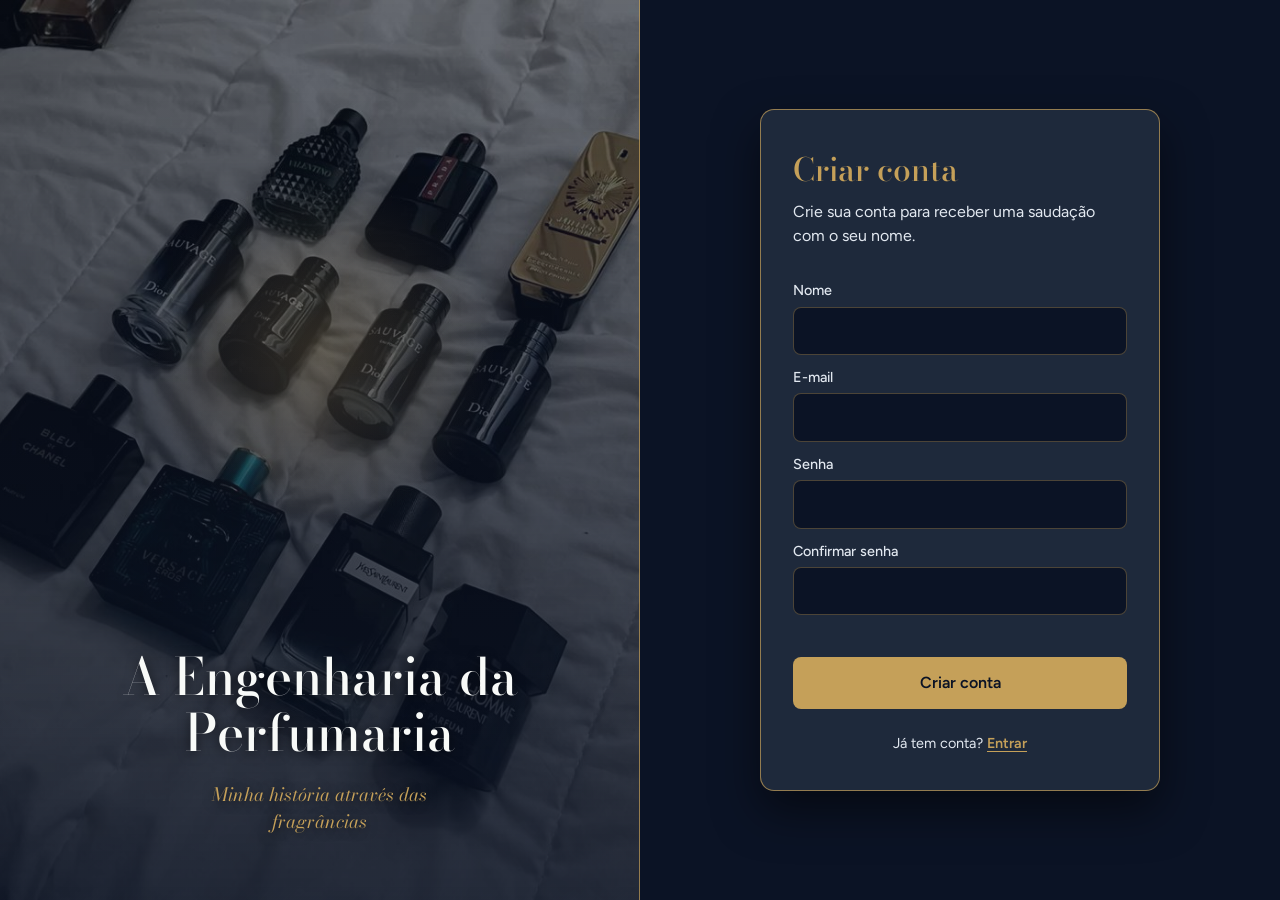
<file: public/cadastro.html>
<!DOCTYPE html>
<html lang="pt-BR">
<head>
  <meta charset="UTF-8">
  <meta name="viewport" content="width=device-width, initial-scale=1">

  <title>Criar conta | A Engenharia da Perfumaria</title>

  <link rel="preconnect" href="https://fonts.googleapis.com">
  <link rel="preconnect" href="https://fonts.gstatic.com" crossorigin>
  <link href="https://fonts.googleapis.com/css2?family=Bodoni+Moda:ital,wght@0,500;1,400&family=Figtree:wght@400;500;600&display=swap" rel="stylesheet">
  <link rel="stylesheet" href="css/LogCadas.css">

  <link rel="stylesheet" href="css/transicao.css">
<script src="js/transicao.js" defer></script>
</head>

<body>
  <main class="pagina">

    <section class="capa">
      <div class="frasco" aria-hidden="true">
        <div class="tampa"></div>
        <div class="gargalo"></div>
        <div class="vidro"><div class="liquido"></div></div>
      </div>
      <h1>A Engenharia da Perfumaria</h1>
      <p class="subtitulo">Minha história através das fragrâncias</p>
    </section>

    <section class="acesso">
      <div class="caixa">
        <h2>Criar conta</h2>
        <form id="form-cadastro" action="#" method="post">
          <p class="chamada">Crie sua conta para receber uma saudação com o seu nome.</p>

          <label for="nome">Nome</label>
          <input type="text" id="nome" name="nome" autocomplete="given-name" required>

          <label for="email">E-mail</label>
          <input type="email" id="email" name="email" autocomplete="email" required>

          <label for="senha">Senha</label>
          <input type="password" id="senha" name="senha" autocomplete="new-password" minlength="8" required>
                    <div class="forca" id="forca" hidden>
            <div class="forca-trilho"><div class="forca-barra" id="forca-barra"></div></div>
            <p class="forca-texto" id="forca-texto"></p>
            <ul class="requisitos" id="requisitos"></ul>
          </div>

          <label for="confirma">Confirmar senha</label>
          <input type="password" id="confirma" name="confirma" autocomplete="new-password" minlength="8" required>

          <p id="mensagem" class="mensagem" role="alert"></p>

          <button type="submit">Criar conta</button>
        </form>
        <p class="troca">Já tem conta? <a href="login.html">Entrar</a></p>
      </div>
    </section>

  </main>
    <script>
if (sessionStorage.getItem('NOME_USUARIO')) { window.location = 'index.html'; }

    let formulario = document.getElementById('form-cadastro');
    let mensagem = document.getElementById('mensagem');
    let botao = formulario.querySelector('button');

    function mostrar(texto, tipo) {
      mensagem.textContent = texto;
      mensagem.className = 'mensagem ' + tipo;
    }

    let REQUISITOS = [
      { texto: 'Mínimo de 8 caracteres', ok: (s) => s.length >= 8 },
      { texto: 'Letra maiúscula', ok: (s) => /\p{Lu}/u.test(s) },
      { texto: 'Letra minúscula', ok: (s) => /\p{Ll}/u.test(s) },
      { texto: 'Número', ok: (s) => /\p{N}/u.test(s) },
      { texto: 'Caractere especial (!, @, #, $...)', ok: (s) => /[^\p{L}\p{N}]/u.test(s) }
    ];

    let campoSenha = document.getElementById('senha');
    let blocoForca = document.getElementById('forca');
    let barraForca = document.getElementById('forca-barra');
    let textoForca = document.getElementById('forca-texto');
    let listaRequisitos = document.getElementById('requisitos');
    let itensRequisitos = [];

    for (let i = 0; i < REQUISITOS.length; i++) {
      let item = document.createElement('li');
      listaRequisitos.appendChild(item);
      itensRequisitos.push(item);
    }

    function atualizarForca() {
      let senha = campoSenha.value;
      let atendidos = 0;

      for (let i = 0; i < REQUISITOS.length; i++) {
        let cumprido = REQUISITOS[i].ok(senha);
        if (cumprido) { atendidos++; }
        itensRequisitos[i].textContent = (cumprido ? '✓ ' : '✗ ') + REQUISITOS[i].texto;
        itensRequisitos[i].className = cumprido ? 'ok' : '';
      }

      let nivel = 'fraca';
      let texto = 'Senha fraca';
      if (atendidos === REQUISITOS.length) {
        nivel = 'forte';
        texto = 'Senha forte';
      } else if (atendidos >= 3) {
        nivel = 'media';
        texto = 'Senha média';
      }

      blocoForca.hidden = senha === '';
      barraForca.style.width = (atendidos / REQUISITOS.length * 100) + '%';
      barraForca.className = 'forca-barra ' + nivel;
      textoForca.textContent = texto;
      textoForca.className = 'forca-texto ' + nivel;
    }

    campoSenha.addEventListener('input', atualizarForca);
    atualizarForca();

    formulario.addEventListener('submit', (evento) => {
      evento.preventDefault();
      mostrar('', '');

      let senha = document.getElementById('senha').value;
      let confirma = document.getElementById('confirma').value;

      if (senha !== confirma) {
        mostrar('As senhas não são iguais.', 'erro');
        return;
      }

      for (let i = 0; i < REQUISITOS.length; i++) {
        if (!REQUISITOS[i].ok(senha)) {
          mostrar('A senha precisa cumprir: ' + REQUISITOS[i].texto.toLowerCase() + '.', 'erro');
          return;
        }
      }

      botao.disabled = true;

      fetch('/usuarios/cadastrar', {
        method: 'POST',
        headers: { 'Content-Type': 'application/json' },
        body: JSON.stringify({
          nomeServer: document.getElementById('nome').value,
          emailServer: document.getElementById('email').value,
          senhaServer: senha
        })
      })
        .then((resposta) => {
          if (resposta.ok) {
            mostrar('Conta criada! Levando você para o login...', 'sucesso');
            setTimeout(() => { window.location = 'login.html'; }, 1500);
          } else {
            resposta.text().then((texto) => mostrar(texto, 'erro'));
            botao.disabled = false;
          }
        })
        .catch(() => {
          mostrar('Não foi possível falar com o servidor. Tente novamente.', 'erro');
          botao.disabled = false;
        });
    });
  </script>
</body>
</html>
</file>
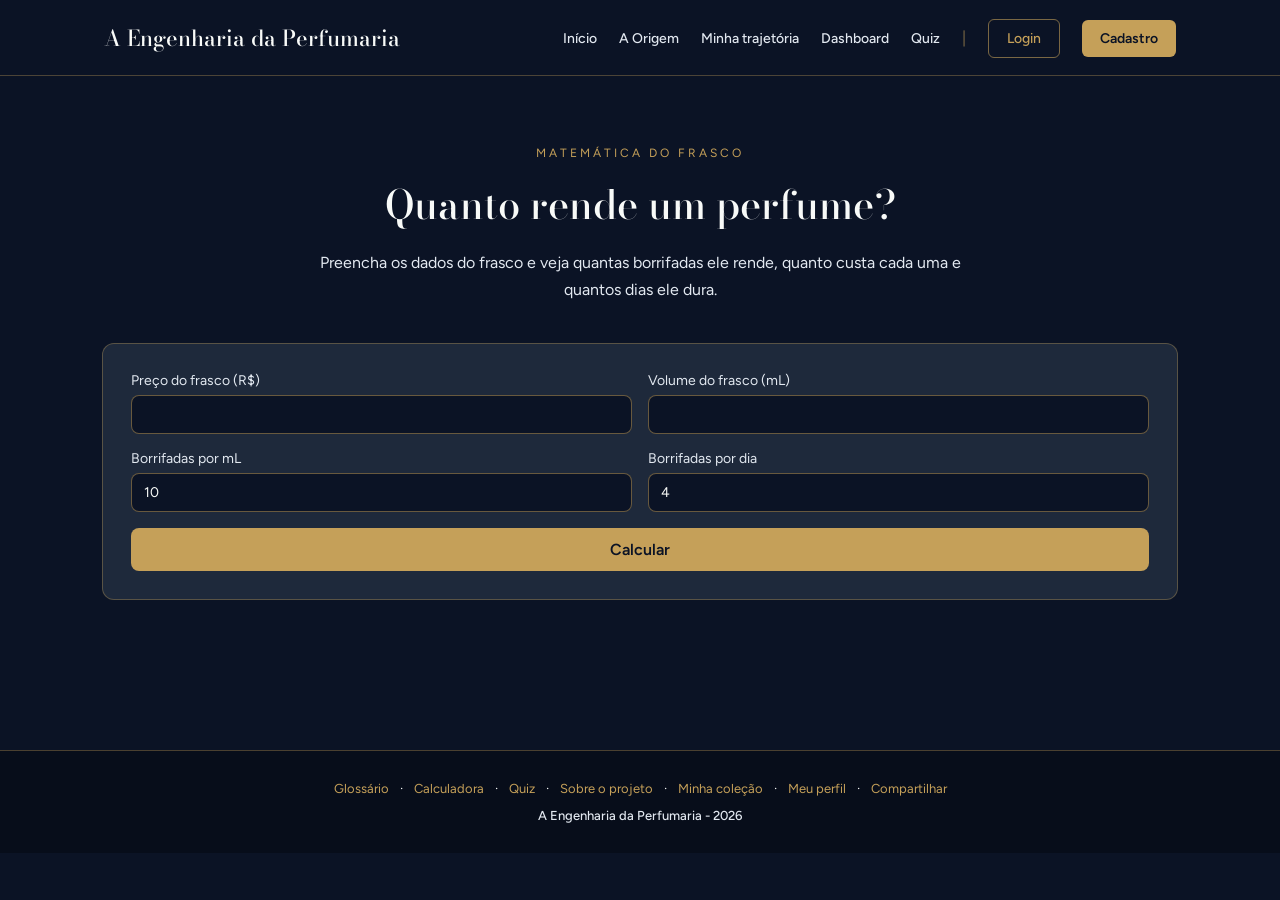
<file: public/calculadora.html>
<!DOCTYPE html>
<html lang="pt-BR">
<head>
    <meta charset="UTF-8">
    <meta name="viewport" content="width=device-width, initial-scale=1.0">

    <title>Calculadora | A Engenharia da Perfumaria</title>
    <meta name="description" content="Minha história através das fragrâncias: a origem do perfume, a minha trajetória e a minha coleção.">
    <meta property="og:title" content="A Engenharia da Perfumaria">
    <meta property="og:description" content="Minha história através das fragrâncias.">

    <link rel="preconnect" href="https://fonts.googleapis.com">
    <link rel="preconnect" href="https://fonts.gstatic.com" crossorigin>
    <link href="https://fonts.googleapis.com/css2?family=Bodoni+Moda:ital,wght@0,500;1,400&family=Figtree:wght@400;500;600&display=swap" rel="stylesheet">
    <link rel="stylesheet" href="./css/index.css">
    <link rel="stylesheet" href="./css/extras.css">
    <link rel="icon" type="image/svg+xml" href="img/logo-selo.svg">
    <link rel="stylesheet" href="css/transicao.css">
<script src="js/transicao.js" defer></script>
</head>

<body>
    <div class="header">
      <div class="container">
        <h1 class="titulo">A Engenharia da Perfumaria</h1>
        <ul class="navbar">
          <li><a href="index.html">Início</a></li>
          <li><a href="origem.html">A Origem</a></li>
          <li><a href="trajetoria.html">Minha trajetória</a></li>
          <li><a href="dashboard.html">Dashboard</a></li>
          <li><a href="quiz.html">Quiz</a></li>
          <li class="separador">|</li>
          <li id="item-login"><a href="login.html" class="btn-login">Login</a></li>
          <li id="item-cadastro"><a href="cadastro.html" class="btn-cadastro">Cadastro</a></li>
        </ul>
      </div>
    </div>

    <main>
      <section class="secao">
        <div class="titulo-secao">
          <span class="rotulo">Matemática do frasco</span>
          <h2>Quanto rende um perfume?</h2>
          <p>Preencha os dados do frasco e veja quantas borrifadas ele rende, quanto custa cada uma e quantos dias ele dura.</p>
        </div>

        <form class="formulario" id="form-calculo">
          <label>Preço do frasco (R$)
            <input type="number" id="preco" min="0.01" step="0.01" required>
          </label>
          <label>Volume do frasco (mL)
            <input type="number" id="volume" min="1" step="1" required>
          </label>
          <label>Borrifadas por mL
            <input type="number" id="por-ml" min="1" step="1" value="10" required>
          </label>
          <label>Borrifadas por dia
            <input type="number" id="por-dia" min="1" step="1" value="4" required>
          </label>
          <button type="submit" class="largo">Calcular</button>
        </form>

        <div class="estatisticas" id="resultado"></div>
        <div class="estatisticas" id="projecao"></div>
      </section>
    </main>

    <div class="footer">
      <div class="container">
        <p class="links-rodape">
          <a href="glossario.html">Glossário</a> ·
          <a href="calculadora.html">Calculadora</a> ·
          <a href="quiz.html">Quiz</a> ·
          <a href="sobre.html">Sobre o projeto</a> ·
          <a href="colecao.html">Minha coleção</a> ·
          <a href="perfil.html">Meu perfil</a> ·
          <a href="#" id="compartilhar">Compartilhar</a>
        </p>
        <h4>A Engenharia da Perfumaria - 2026</h4>
      </div>
    </div>

    <script src="./js/menu.js"></script>
    <script>
      function calcular(preco, volume, porMl, porDia) {
        let totalBorrifadas = volume * porMl;
        return {
          totalBorrifadas: totalBorrifadas,
          custoPorBorrifada: preco / totalBorrifadas,
          dias: Math.floor(totalBorrifadas / porDia)
        };
      }

      function moeda(valor) {
        return valor.toLocaleString('pt-BR', { style: 'currency', currency: 'BRL' });
      }

      function projecaoAno(preco, volume, porMl, porDia) {
        let totalBorrifadas = volume * porMl;
        let custoPorBorrifada = preco / totalBorrifadas;
        let custoPorDia = custoPorBorrifada * porDia;
        let custoPorMes = custoPorDia * 30;

        let acumulado = [];
        for (let mes = 1; mes <= 12; mes++) {
          acumulado.push(custoPorMes * mes);
        }

        let diasPorFrasco = Math.floor(totalBorrifadas / porDia);
        let frascos = 0;
        if (diasPorFrasco >= 1) {
          let diasCobertos = 0;
          while (diasCobertos < 365) {
            frascos++;
            diasCobertos += diasPorFrasco;
          }
        }

        return {
          custoPorDia: custoPorDia,
          custoPorMes: custoPorMes,
          acumulado: acumulado,
          frascos: frascos,
          custoFrascos: frascos * preco
        };
      }

      document.getElementById('form-calculo').addEventListener('submit', (evento) => {
        evento.preventDefault();

        let resultado = calcular(
          Number(document.getElementById('preco').value),
          Number(document.getElementById('volume').value),
          Number(document.getElementById('por-ml').value),
          Number(document.getElementById('por-dia').value)
        );

        let cards = [
          { valor: resultado.totalBorrifadas, texto: 'borrifadas por frasco' },
          { valor: moeda(resultado.custoPorBorrifada), texto: 'custo por borrifada' },
          { valor: resultado.dias, texto: 'dias de duração por frasco' }
        ];

        document.getElementById('resultado').innerHTML = cards.map((card) => `
          <article class="estatistica">
            <strong>${card.valor}</strong>
            <p>${card.texto}</p>
          </article>
        `).join('');

        let projecao = projecaoAno(
          Number(document.getElementById('preco').value),
          Number(document.getElementById('volume').value),
          Number(document.getElementById('por-ml').value),
          Number(document.getElementById('por-dia').value)
        );

        let fim = new Date();
        fim.setDate(fim.getDate() + resultado.dias);

        let cartoes = [
          { valor: moeda(projecao.custoPorDia), texto: 'custo por dia de uso' },
          { valor: moeda(projecao.custoPorMes), texto: 'gasto por mês (30 dias de uso)' },
          { valor: moeda(projecao.acumulado[11]), texto: 'gasto em 12 meses de uso' },
          { valor: projecao.frascos > 0 ? projecao.frascos : '—', texto: 'frascos para usar durante 1 ano' },
          { valor: projecao.frascos > 0 ? moeda(projecao.custoFrascos) : '—', texto: 'para comprar esses frascos inteiros' },
          { valor: resultado.dias > 0 ? fim.toLocaleDateString('pt-BR') : '—', texto: 'data prevista para o frasco acabar' }
        ];

        let html = '';
        for (let i = 0; i < cartoes.length; i++) {
          html += '<article class="estatistica"><strong>' + cartoes[i].valor + '</strong><p>' + cartoes[i].texto + '</p></article>';
        }
        document.getElementById('projecao').innerHTML = html;
      });
    </script>
</body>

</html>
</file>
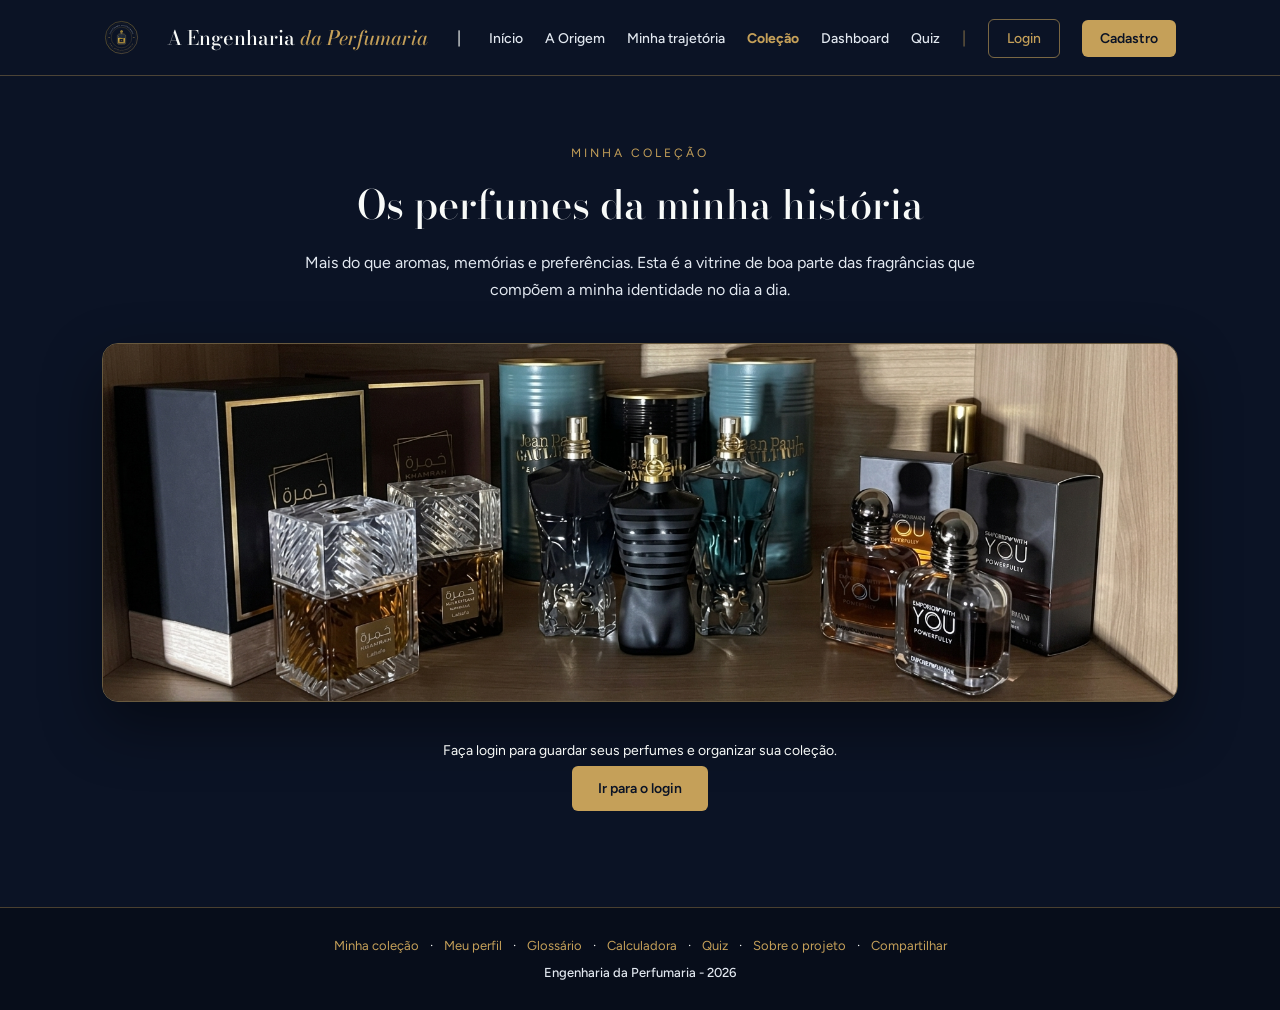
<file: public/colecao.html>
<!DOCTYPE html>
<html lang="pt-BR">
<head>
    <meta charset="UTF-8">
    <meta name="viewport" content="width=device-width, initial-scale=1.0">

    <title>Minha coleção | A Engenharia da Perfumaria</title>
    <meta name="description" content="Minha história através das fragrâncias: a origem do perfume, a minha trajetória e a minha coleção.">
    <meta property="og:title" content="A Engenharia da Perfumaria">
    <meta property="og:description" content="Minha história através das fragrâncias.">

    <link rel="preconnect" href="https://fonts.googleapis.com">
    <link rel="preconnect" href="https://fonts.gstatic.com" crossorigin>
    <link href="https://fonts.googleapis.com/css2?family=Bodoni+Moda:ital,wght@0,500;1,400&family=Figtree:wght@400;500;600&display=swap" rel="stylesheet">
    <link rel="stylesheet" href="./css/index.css">
    <link rel="stylesheet" href="./css/extras.css">
    <link rel="icon" type="image/svg+xml" href="img/logo-selo.svg">
    <link rel="stylesheet" href="css/transicao.css">
<script src="js/transicao.js" defer></script>
</head>

<body>
    <div class="header">
      <div class="container">
         <div class="logo">
          <img src="logo-selo.svg" alt="Logo A Engenharia da Perfumaria">
        </div>
      <span class="nome-logo">A Engenharia <span>da Perfumaria</span></span>
          <li class="separador">|</li>
        <ul class="navbar">
          <li><a href="index.html">Início</a></li>
          <li><a href="origem.html">A Origem</a></li>
          <li><a href="trajetoria.html">Minha trajetória</a></li>
          <li class="agora"><a href="colecao.html">Coleção</a></li>
          <li><a href="dashboard.html">Dashboard</a></li>
          <li><a href="quiz.html">Quiz</a></li>
          <li class="separador">|</li>
          <li id="item-login"><a href="login.html" class="btn-login">Login</a></li>
          <li id="item-cadastro"><a href="cadastro.html" class="btn-cadastro">Cadastro</a></li>
        </ul>
      </div>
    </div>

    <main>
      <section class="secao">
        <div class="titulo-secao">
          <span class="rotulo">Minha coleção</span>
          <h2>Os perfumes da minha história</h2>
          <p>Mais do que aromas, memórias e preferências. Esta é a vitrine de boa parte das fragrâncias que compõem a minha identidade no dia a dia.</p>
        </div>

        <img src="img/colection1.jpg" alt="Minha coleção de perfumes na prateleira" class="foto-faixa">

        <!-- Aparece só para quem NÃO está logado -->
        <div class="centro" id="aviso-login" hidden>
          <p class="mensagem">Faça login para guardar seus perfumes e organizar sua coleção.</p>
          <br>
          <a class="btn-principal" href="login.html">Ir para o login</a>
        </div>

        <!-- Aparece só para quem está logado -->
        <form class="formulario" id="form-perfume" hidden>
          <label>Nome do perfume
            <input type="text" id="nome" maxlength="60" required>
          </label>
          <label>Marca
            <input type="text" id="marca" maxlength="40" required>
          </label>
          <label>Família olfativa
            <select id="familia" required></select>
          </label>
          <label>Situação
            <select id="status">
              <option value="tenho">Tenho</option>
              <option value="desejo">Quero ter</option>
            </select>
          </label>
          <label>Notas (opcional)
            <input type="text" id="notas" maxlength="100" placeholder="Madeiras, Ameixa, Baunilha">
          </label>
          <label>Ano em que ganhei ou comprei
            <input type="number" id="ano" min="1990" max="2100">
          </label>
          <label>Prioridade de 1 a 5 (só para "Quero ter")
            <input type="number" id="prioridade" min="1" max="5">
          </label>
          <label>Comentário (opcional)
            <input type="text" id="comentario" maxlength="200">
          </label>
          <p class="mensagem largo" id="mensagem"></p>
          <button type="submit" class="largo">Adicionar à minha coleção</button>
        </form>

        <div class="cartoes" id="lista"></div>
      </section>
    </main>

    <div class="footer">
      <div class="container">
        <p class="links-rodape">
          <a href="colecao.html">Minha coleção</a> ·
          <a href="perfil.html">Meu perfil</a> ·
          <a href="glossario.html">Glossário</a> ·
          <a href="calculadora.html">Calculadora</a> ·
          <a href="quiz.html">Quiz</a> ·
          <a href="sobre.html">Sobre o projeto</a> ·
          <a href="#" id="compartilhar">Compartilhar</a>
        </p>
        <h4>Engenharia da Perfumaria - 2026</h4>
      </div>
    </div>

    <script src="./js/menu.js"></script>
    <script>
      let FAMILIAS = ['Amadeirado', 'Cítrico', 'Floral', 'Oriental', 'Aromático', 'Gourmand', 'Fresco'];

      let idUsuario = sessionStorage.getItem('ID_USUARIO');

      let formulario = document.getElementById('form-perfume');
      let mensagem = document.getElementById('mensagem');
      let lista = document.getElementById('lista');

      function criar(tag, classe, texto) {
        let elemento = document.createElement(tag);
        if (classe) { elemento.className = classe; }
        if (texto !== undefined) { elemento.textContent = texto; }
        return elemento;
      }

      function mostrar(texto, tipo) {
        mensagem.textContent = texto;
        mensagem.className = 'mensagem largo ' + tipo;
      }

      function desenharLista(itens) {
        lista.innerHTML = '';

        if (itens.length === 0) {
          lista.appendChild(criar('p', 'mensagem', 'Você ainda não adicionou nenhum perfume.'));
          return;
        }

        itens.forEach((item) => {
          let cartao = criar('article', 'cartao');

          let etiqueta = 'Tenho';
          if (item.status === 'tenho' && item.ano) { etiqueta = 'Tenho · ' + item.ano; }
          if (item.status === 'desejo') {
            etiqueta = 'Quero ter' + (item.prioridade ? ' · prioridade ' + item.prioridade : '');
          }

          cartao.appendChild(criar('span', 'rotulo', etiqueta));
          cartao.appendChild(criar('h3', '', item.nome));
          cartao.appendChild(criar('p', '', item.marca + ' · ' + item.familia));
          if (item.notas) { cartao.appendChild(criar('p', '', 'Notas: ' + item.notas)); }
          if (item.comentario) { cartao.appendChild(criar('p', '', item.comentario)); }

          let botao = criar('button', 'btn-remover', 'Remover');
          botao.type = 'button';
          botao.addEventListener('click', () => remover(item));
          cartao.appendChild(botao);

          lista.appendChild(cartao);
        });
      }

      function carregar() {
        fetch('/colecao/' + idUsuario, { cache: 'no-store' })
          .then((resposta) => {
            if (!resposta.ok) { throw new Error('Erro ao carregar'); }
            return resposta.json();
          })
          .then(desenharLista)
          .catch(() => {
            lista.innerHTML = '';
            lista.appendChild(criar('p', 'mensagem erro', 'Não foi possível carregar a sua coleção.'));
          });
      }

      function remover(item) {
        if (!confirm('Remover "' + item.nome + '" da sua coleção?')) { return; }

        fetch('/colecao/' + idUsuario + '/' + item.idPerfume, { method: 'DELETE' })
          .then((resposta) => {
            if (resposta.ok) { carregar(); }
            else { resposta.text().then((texto) => alert(texto)); }
          })
          .catch(() => alert('Não foi possível falar com o servidor.'));
      }

      formulario.addEventListener('submit', (evento) => {
        evento.preventDefault();
        mostrar('', '');
        let botao = formulario.querySelector('button');
        botao.disabled = true;

        fetch('/colecao', {
          method: 'POST',
          headers: { 'Content-Type': 'application/json' },
          body: JSON.stringify({
            idUsuario: Number(idUsuario),
            nome: document.getElementById('nome').value,
            marca: document.getElementById('marca').value,
            familia: document.getElementById('familia').value,
            status: document.getElementById('status').value,
            notas: document.getElementById('notas').value,
            ano: document.getElementById('ano').value,
            prioridade: document.getElementById('prioridade').value,
            comentario: document.getElementById('comentario').value
          })
        })
          .then((resposta) => {
            if (resposta.ok) {
              mostrar('Perfume adicionado à coleção!', 'sucesso');
              formulario.reset();
              carregar();
            } else {
              resposta.text().then((texto) => mostrar(texto, 'erro'));
            }
            botao.disabled = false;
          })
          .catch(() => {
            mostrar('Não foi possível falar com o servidor. Tente novamente.', 'erro');
            botao.disabled = false;
          });
      });

      if (!idUsuario) {
        document.getElementById('aviso-login').hidden = false;
      } else {
        FAMILIAS.forEach((familia) => {
          let opcao = document.createElement('option');
          opcao.value = familia;
          opcao.textContent = familia;
          document.getElementById('familia').appendChild(opcao);
        });
        formulario.hidden = false;
        carregar();
      }
setInterval(() => { if (document.getElementById('modal').hidden) { location.reload(); } }, 30000);
    </script>
</body>

</html>
</file>
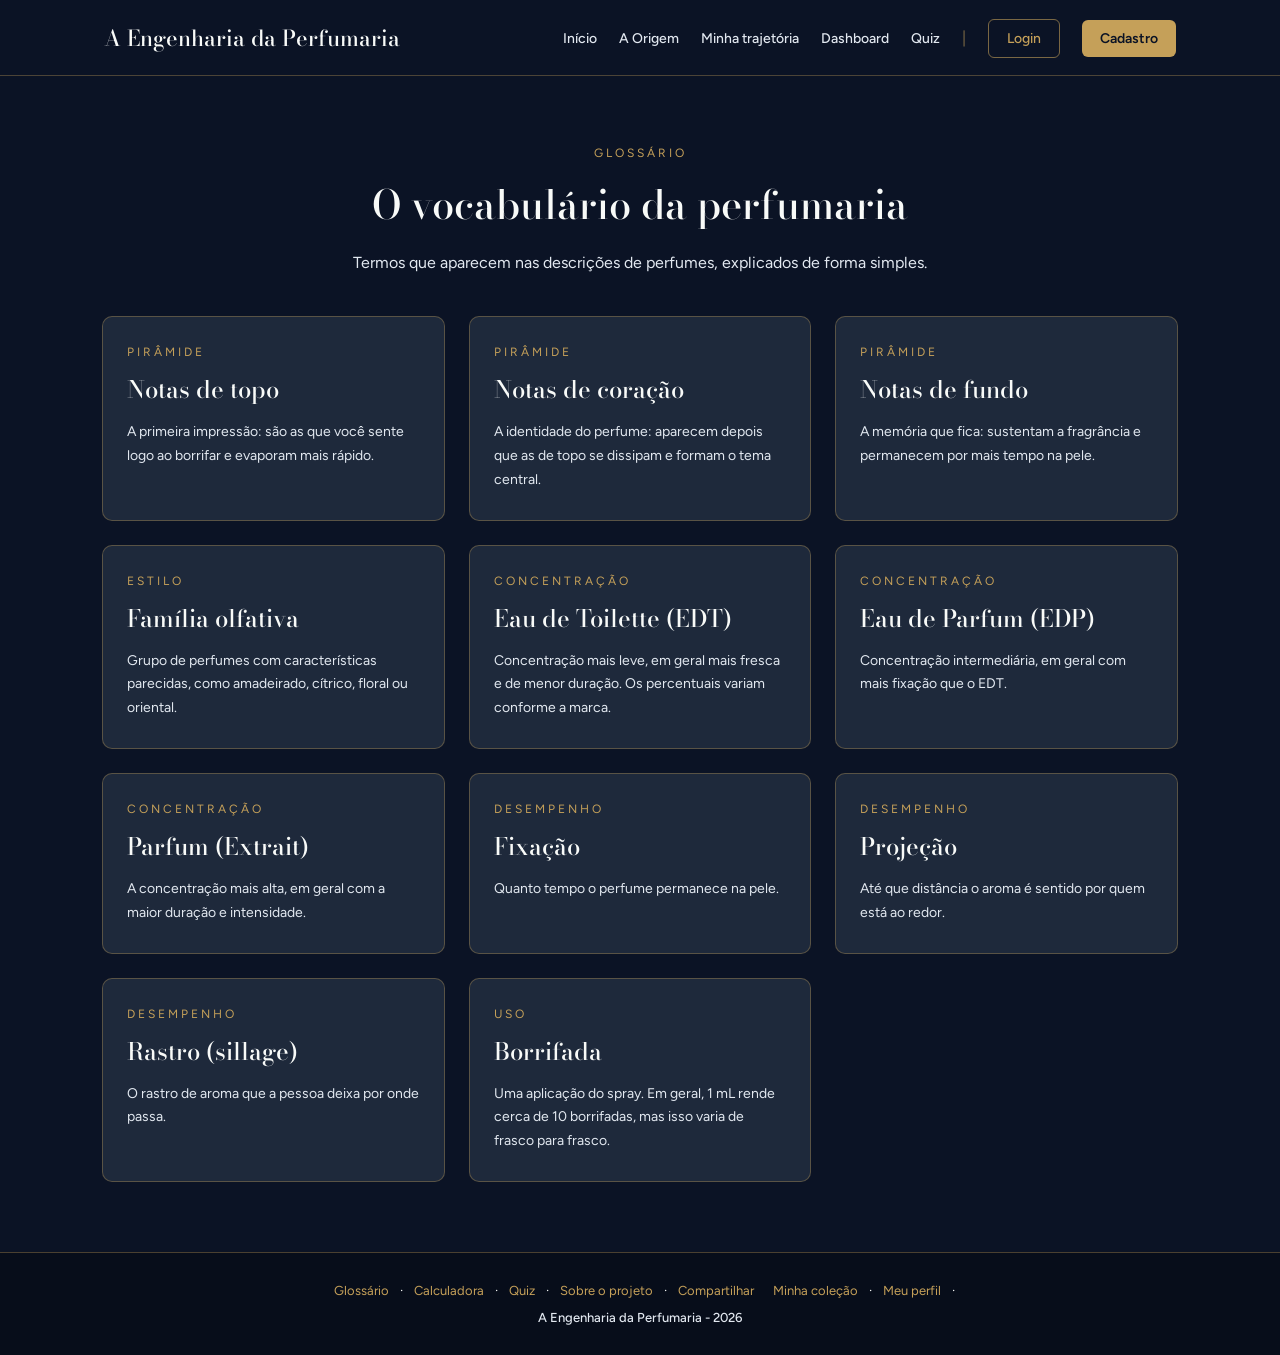
<file: public/glossario.html>
<!DOCTYPE html>
<html lang="pt-BR">
<head>
    <meta charset="UTF-8">
    <meta name="viewport" content="width=device-width, initial-scale=1.0">

    <title>Glossário | A Engenharia da Perfumaria</title>
    <meta name="description" content="Minha história através das fragrâncias: a origem do perfume, a minha trajetória e a minha coleção.">
    <meta property="og:title" content="A Engenharia da Perfumaria">
    <meta property="og:description" content="Minha história através das fragrâncias.">

    <link rel="preconnect" href="https://fonts.googleapis.com">
    <link rel="preconnect" href="https://fonts.gstatic.com" crossorigin>
    <link href="https://fonts.googleapis.com/css2?family=Bodoni+Moda:ital,wght@0,500;1,400&family=Figtree:wght@400;500;600&display=swap" rel="stylesheet">
    <link rel="stylesheet" href="./css/index.css">
    <link rel="stylesheet" href="./css/extras.css">
    <link rel="icon" type="image/svg+xml" href="img/logo-selo.svg">
    <link rel="stylesheet" href="css/transicao.css">
<script src="js/transicao.js" defer></script>
</head>

<body>
    <div class="header">
      <div class="container">
        <h1 class="titulo">A Engenharia da Perfumaria</h1>
        <ul class="navbar">
          <li><a href="index.html">Início</a></li>
          <li><a href="origem.html">A Origem</a></li>
          <li><a href="trajetoria.html">Minha trajetória</a></li>
          <li><a href="dashboard.html">Dashboard</a></li>
          <li><a href="quiz.html">Quiz</a></li>
          <li class="separador">|</li>
          <li id="item-login"><a href="login.html" class="btn-login">Login</a></li>
          <li id="item-cadastro"><a href="cadastro.html" class="btn-cadastro">Cadastro</a></li>
        </ul>
      </div>
    </div>

    <main>
      <section class="secao">
        <div class="titulo-secao">
          <span class="rotulo">Glossário</span>
          <h2>O vocabulário da perfumaria</h2>
          <p>Termos que aparecem nas descrições de perfumes, explicados de forma simples.</p>
        </div>
        <div class="cartoes" id="termos"></div>
      </section>
    </main>

    <div class="footer">
      <div class="container">
        <p class="links-rodape">
          <a href="glossario.html">Glossário</a> ·
          <a href="calculadora.html">Calculadora</a> ·
          <a href="quiz.html">Quiz</a> ·
          <a href="sobre.html">Sobre o projeto</a> ·
          <a href="#" id="compartilhar">Compartilhar</a>
          <a href="colecao.html">Minha coleção</a> ·
          <a href="perfil.html">Meu perfil</a> ·
        </p>
        <h4>A Engenharia da Perfumaria - 2026</h4>
      </div>
    </div>

    <script src="./js/menu.js"></script>
    <script>
      let termos = [
        { rotulo: 'Pirâmide', titulo: 'Notas de topo', texto: 'A primeira impressão: são as que você sente logo ao borrifar e evaporam mais rápido.' },
        { rotulo: 'Pirâmide', titulo: 'Notas de coração', texto: 'A identidade do perfume: aparecem depois que as de topo se dissipam e formam o tema central.' },
        { rotulo: 'Pirâmide', titulo: 'Notas de fundo', texto: 'A memória que fica: sustentam a fragrância e permanecem por mais tempo na pele.' },
        { rotulo: 'Estilo', titulo: 'Família olfativa', texto: 'Grupo de perfumes com características parecidas, como amadeirado, cítrico, floral ou oriental.' },
        { rotulo: 'Concentração', titulo: 'Eau de Toilette (EDT)', texto: 'Concentração mais leve, em geral mais fresca e de menor duração. Os percentuais variam conforme a marca.' },
        { rotulo: 'Concentração', titulo: 'Eau de Parfum (EDP)', texto: 'Concentração intermediária, em geral com mais fixação que o EDT.' },
        { rotulo: 'Concentração', titulo: 'Parfum (Extrait)', texto: 'A concentração mais alta, em geral com a maior duração e intensidade.' },
        { rotulo: 'Desempenho', titulo: 'Fixação', texto: 'Quanto tempo o perfume permanece na pele.' },
        { rotulo: 'Desempenho', titulo: 'Projeção', texto: 'Até que distância o aroma é sentido por quem está ao redor.' },
        { rotulo: 'Desempenho', titulo: 'Rastro (sillage)', texto: 'O rastro de aroma que a pessoa deixa por onde passa.' },
        { rotulo: 'Uso', titulo: 'Borrifada', texto: 'Uma aplicação do spray. Em geral, 1 mL rende cerca de 10 borrifadas, mas isso varia de frasco para frasco.' }
      ];

      function desenhar(idDiv, lista) {
        document.getElementById(idDiv).innerHTML = lista.map((item) => `
          <article class="cartao">
            <span class="rotulo">${item.rotulo}</span>
            <h3>${item.titulo}</h3>
            <p>${item.texto}</p>
          </article>
        `).join('');
      }

      desenhar('termos', termos);
    </script>
</body>

</html>
</file>
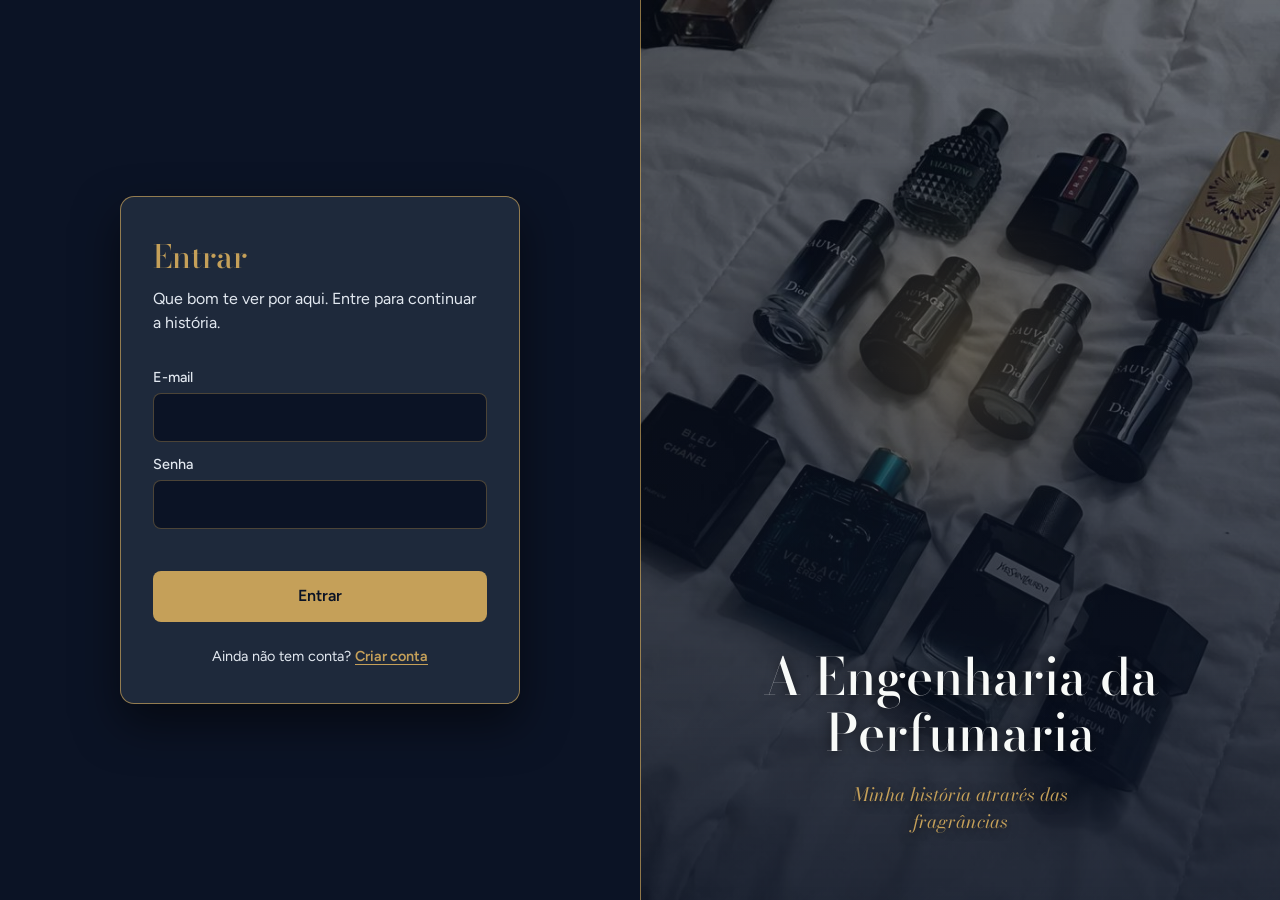
<file: public/login.html>
<!DOCTYPE html>
<html lang="pt-BR">
<head>
  <meta charset="UTF-8">
  <meta name="viewport" content="width=device-width, initial-scale=1">

  <title>Entrar | A Engenharia da Perfumaria</title>

  <link rel="preconnect" href="https://fonts.googleapis.com">
  <link rel="preconnect" href="https://fonts.gstatic.com" crossorigin>
  <link href="https://fonts.googleapis.com/css2?family=Bodoni+Moda:ital,wght@0,500;1,400&family=Figtree:wght@400;500;600&display=swap" rel="stylesheet">
  <link rel="stylesheet" href="css/LogCadas.css">
  <link rel="stylesheet" href="css/transicao.css">
<script src="js/transicao.js" defer></script>

</head>

<body>
  <main class="pagina pagina-cadastro">

    <section class="capa">
      <div class="frasco" aria-hidden="true">
        <div class="tampa"></div>
        <div class="gargalo"></div>
        <div class="vidro"><div class="liquido"></div></div>
      </div>
      <h1>A Engenharia da Perfumaria</h1>
      <p class="subtitulo">Minha história através das fragrâncias</p>
    </section>

    <section class="acesso">
      <div class="caixa">
        <h2>Entrar</h2>
        <form id="form-entrar" action="#" method="post">
          <p class="chamada">Que bom te ver por aqui. Entre para continuar a história.</p>

          <label for="email">E-mail</label>
          <input type="email" id="email" name="email" autocomplete="email" required>

          <label for="senha">Senha</label>
          <input type="password" id="senha" name="senha" autocomplete="current-password" required>

            <p id="mensagem" class="mensagem" role="alert"></p>

          <button type="submit">Entrar</button>
        </form>
        <p class="troca">Ainda não tem conta? <a href="cadastro.html">Criar conta</a></p>
      </div>
    </section>

  </main>
    <script>
if (sessionStorage.getItem('NOME_USUARIO')) { window.location = 'index.html'; }

    let formulario = document.getElementById('form-entrar');
    let mensagem = document.getElementById('mensagem');
    let botao = formulario.querySelector('button');

    function mostrar(texto, tipo) {
      mensagem.textContent = texto;
      mensagem.className = 'mensagem ' + tipo;
    }

    formulario.addEventListener('submit', (evento) => {
      evento.preventDefault();
      mostrar('', '');
      botao.disabled = true;

      fetch('/usuarios/autenticar', {
        method: 'POST',
        headers: { 'Content-Type': 'application/json' },
        body: JSON.stringify({
          emailServer: document.getElementById('email').value,
          senhaServer: document.getElementById('senha').value
        })
      })
        .then((resposta) => {
          if (resposta.ok) {
            resposta.json().then((dados) => {
              sessionStorage.EMAIL_USUARIO = dados.email;
              sessionStorage.NOME_USUARIO = dados.nome;
              sessionStorage.ID_USUARIO = dados.id;
              window.location = 'index.html';
            });
          } else {
            resposta.text().then((texto) => mostrar(texto, 'erro'));
            botao.disabled = false;
          }
        })
        .catch(() => {
          mostrar('Não foi possível falar com o servidor. Tente novamente.', 'erro');
          botao.disabled = false;
        });
    });
  </script>
</body>
</html>
</file>
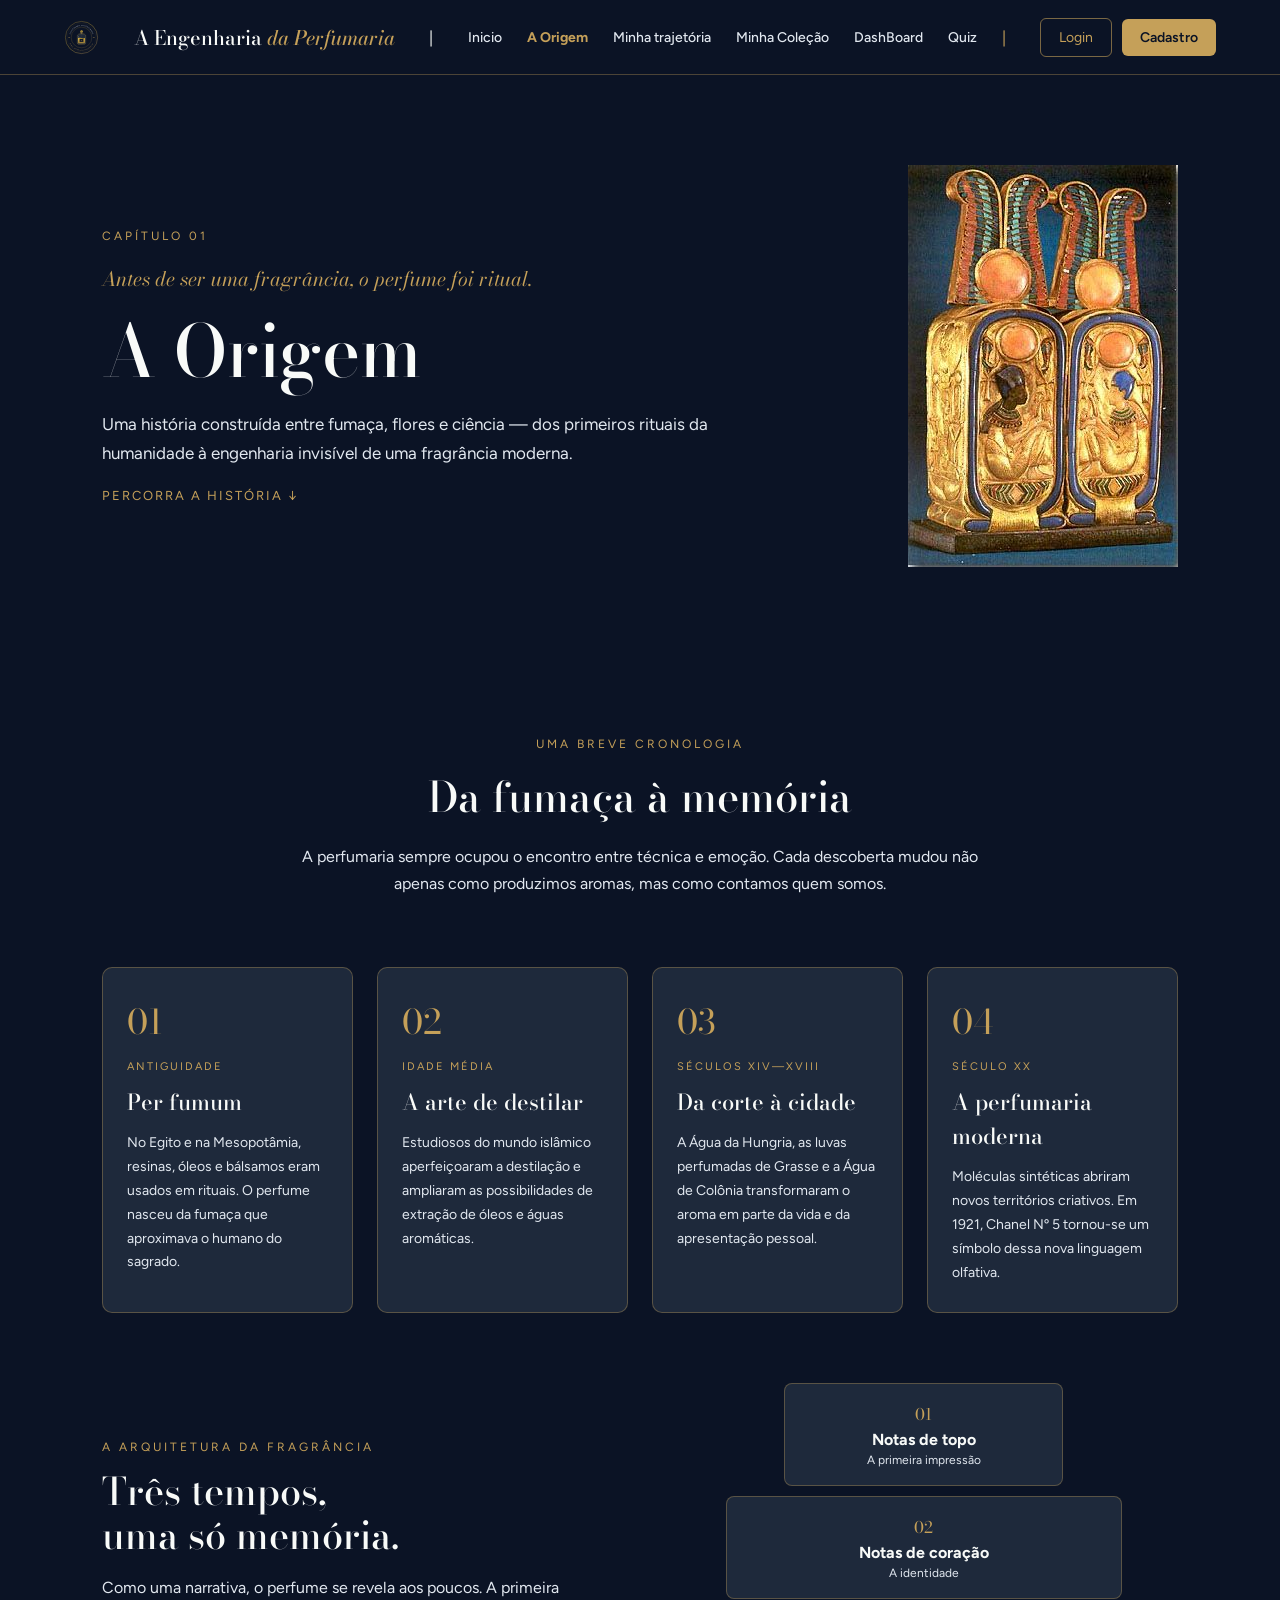
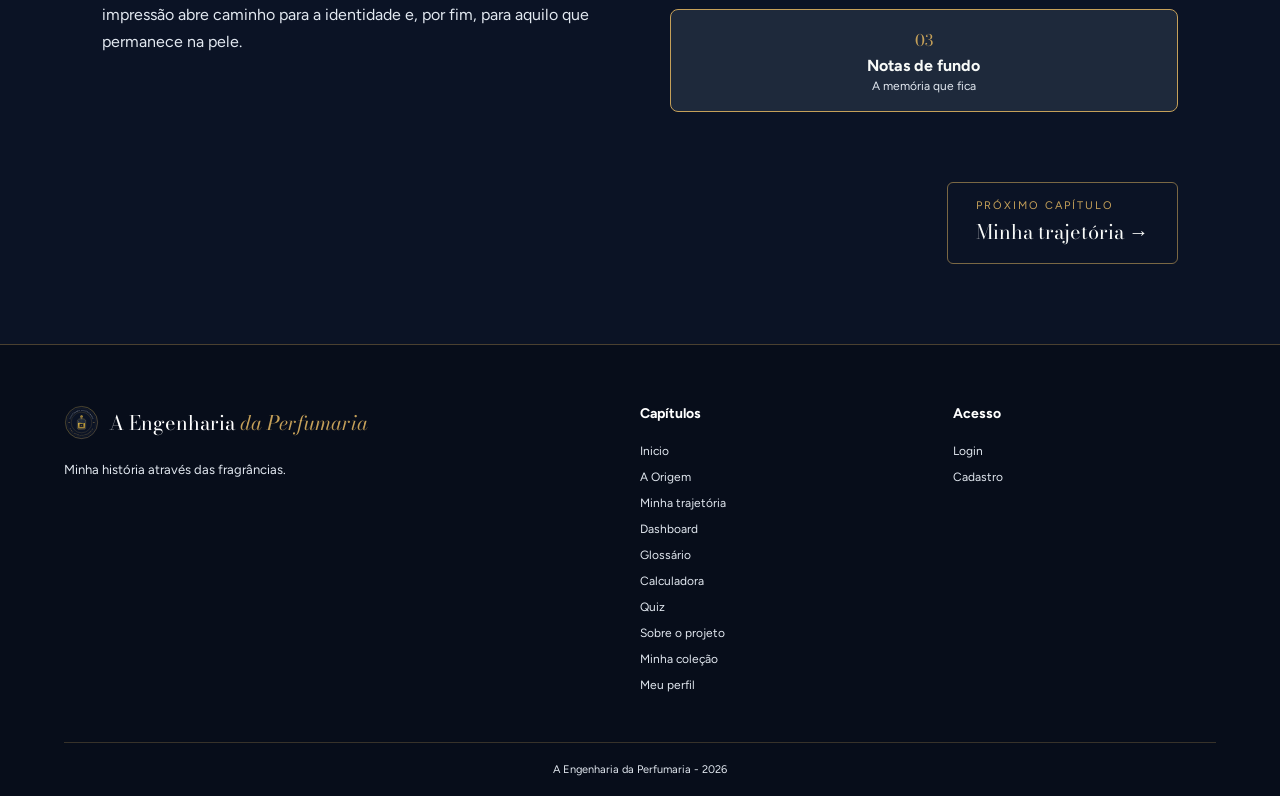
<file: public/origem.html>
<!DOCTYPE html>
<html lang="pt-BR">
<head>
  <meta charset="UTF-8">
  <meta name="viewport" content="width=device-width, initial-scale=1">

  <title>A Origem | A Engenharia da Perfumaria</title>

  <link rel="preconnect" href="https://fonts.googleapis.com">
  <link rel="preconnect" href="https://fonts.gstatic.com" crossorigin>
  <link href="https://fonts.googleapis.com/css2?family=Bodoni+Moda:ital,wght@0,500;1,400&family=Figtree:wght@400;500;600&display=swap" rel="stylesheet">
  <link rel="stylesheet" href="css/origem.css">
  <link rel="stylesheet" href="css/transicao.css">
<script src="js/transicao.js" defer></script>
</head>

<script src="./js/visitante.js"></script>
<body>
  <header class="header">
   <div class="logo">
          <img src="img/logo-selo.svg" alt="Logo A Engenharia da Perfumaria">
        </div>
      <span class="nome-logo">A Engenharia <span>da Perfumaria</span></span>
          <li class="separador">|</li>
    </div>

    <nav class="menu">
       <a href="index.html">Inicio</a>
      <a href="origem.html" class="ativo">A Origem</a>
      <a href="trajetoria.html">Minha trajetória</a>
      <a href="colecao.html">Minha Coleção</a>
      <a href="dashboard.html">DashBoard</a>
      <a href="quiz.html">Quiz</a>
        <li class="separadorDourado">|</li>

    </nav>

<div class="botoes-header so-visitante">
    <a id="item-login" href="login.html" class="btn-login">Login</a>
  <a id="item-cadastro" href="cadastro.html" class="btn-cadastro">Cadastro</a>
</div>
  </header>

  <main>

    <!-- Abertura -->
    <section class="hero">
      <div class="hero-texto">
        <span class="capitulo">Capítulo 01</span>
        <p class="frase-destaque">Antes de ser uma fragrância, o perfume foi ritual.</p>
        <h1>A Origem</h1>
        <p class="descricao">Uma história construída entre fumaça, flores e ciência — dos primeiros rituais da humanidade à engenharia invisível de uma fragrância moderna.</p>
        <a class="link-rolar" href="#linha-do-tempo">Percorra a história ↓</a>
      </div>

     <img src="img/frasco_antigo.jpg" alt="Frasco Antigo">
    </section>

    <!-- Linha do tempo e pirâmide olfativa -->
    <section class="historia" id="linha-do-tempo">
      <div class="titulo-secao">
        <span class="rotulo">Uma breve cronologia</span>
        <h2>Da fumaça à memória</h2>
        <p>A perfumaria sempre ocupou o encontro entre técnica e emoção. Cada descoberta mudou não apenas como produzimos aromas, mas como contamos quem somos.</p>
      </div>

      <!-- Os marcos são desenhados pelo JavaScript (veja o script no final da página) -->
      <div class="linha-tempo" id="linha-tempo"></div>

      <div class="piramide">
        <div class="piramide-texto">
          <span class="rotulo">A arquitetura da fragrância</span>
          <h2>Três tempos,<br>uma só memória.</h2>
          <p>Como uma narrativa, o perfume se revela aos poucos. A primeira impressão abre caminho para a identidade e, por fim, para aquilo que permanece na pele.</p>
        </div>

        <div class="piramide-visual">
          <div class="piramide-linha topo">
            <span>01</span>
            <strong>Notas de topo</strong>
            <small>A primeira impressão</small>
          </div>
          <div class="piramide-linha coracao">
            <span>02</span>
            <strong>Notas de coração</strong>
            <small>A identidade</small>
          </div>
          <div class="piramide-linha fundo">
            <span>03</span>
            <strong>Notas de fundo</strong>
            <small>A memória que fica</small>
          </div>
        </div>
      </div>

      <div class="proximo">
        <a class="btn-capitulo" href="trajetoria.html">
          <small>Próximo capítulo</small>
          Minha trajetória →
        </a>
      </div>
    </section>

  </main>

  <footer class="rodape">
    <div class="conteudo-rodape">
      <div class="rodape-empresa">
        <div class="logo-rodape">
          <img src="logo-selo.svg" alt="Logo A Engenharia da Perfumaria">
          <span>A Engenharia <span>da Perfumaria</span></span>
        </div>
        <p>Minha história através das fragrâncias.</p>
      </div>

      <div class="coluna-rodape">
        <h3>Capítulos</h3>
         <a href="index.html">Inicio</a>
        <a href="origem.html">A Origem</a>
        <a href="trajetoria.html">Minha trajetória</a>
        <a href="dashboard.html">Dashboard</a>
        <a href="glossario.html">Glossário</a>
        <a href="calculadora.html">Calculadora</a>
        <a href="quiz.html">Quiz</a>
        <a href="sobre.html">Sobre o projeto</a>
        <a href="colecao.html">Minha coleção</a> 
        <a href="perfil.html">Meu perfil</a> 
      </div>

      <div class="coluna-rodape so-visitante">
        <h3>Acesso</h3>
        <a href="login.html">Login</a>
        <a href="cadastro.html">Cadastro</a>
      </div>
    </div>

    <div class="rodape-inferior">
      <p>A Engenharia da Perfumaria - 2026</p>
    </div>
  </footer>

  <script src="./js/menu.js"></script>
  <script>
    let marcos = [
      {
        periodo: 'Antiguidade',
        titulo: 'Per fumum',
        texto: 'No Egito e na Mesopotâmia, resinas, óleos e bálsamos eram usados em rituais. O perfume nasceu da fumaça que aproximava o humano do sagrado.'
      },
      {
        periodo: 'Idade Média',
        titulo: 'A arte de destilar',
        texto: 'Estudiosos do mundo islâmico aperfeiçoaram a destilação e ampliaram as possibilidades de extração de óleos e águas aromáticas.'
      },
      {
        periodo: 'Séculos XIV—XVIII',
        titulo: 'Da corte à cidade',
        texto: 'A Água da Hungria, as luvas perfumadas de Grasse e a Água de Colônia transformaram o aroma em parte da vida e da apresentação pessoal.'
      },
      {
        periodo: 'Século XX',
        titulo: 'A perfumaria moderna',
        texto: 'Moléculas sintéticas abriram novos territórios criativos. Em 1921, Chanel Nº 5 tornou-se um símbolo dessa nova linguagem olfativa.'
      }
    ];

    document.getElementById('linha-tempo').innerHTML = marcos.map((marco, i) => `
      <article class="marco">
        <span class="marco-numero">0${i + 1}</span>
        <span class="marco-periodo">${marco.periodo}</span>
        <h3>${marco.titulo}</h3>
        <p>${marco.texto}</p>
      </article>
    `).join('');
  </script>
</body>
</html>
</file>
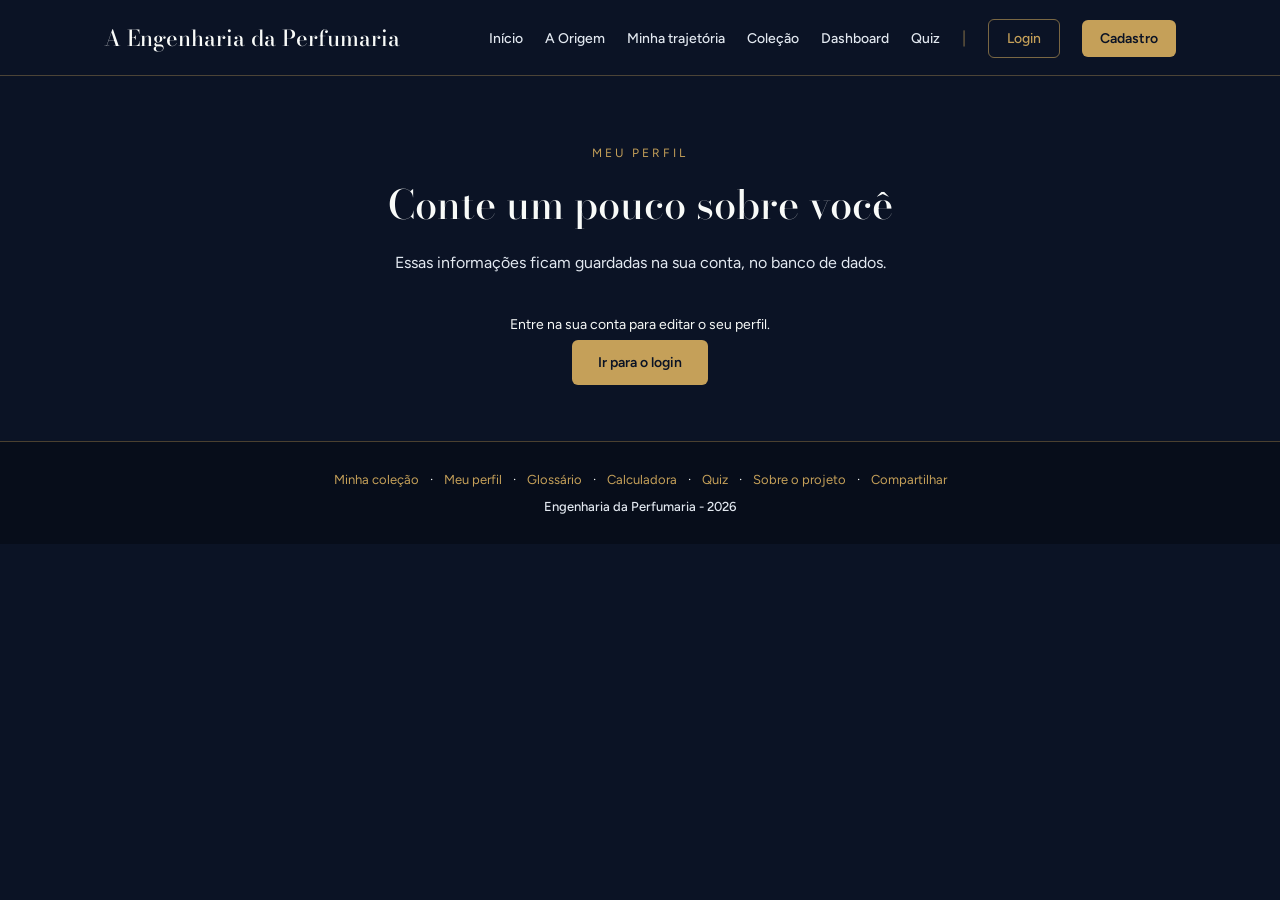
<file: public/perfil.html>
<!DOCTYPE html>
<html lang="pt-BR">
<head>
    <meta charset="UTF-8">
    <meta name="viewport" content="width=device-width, initial-scale=1.0">

    <title>Meu perfil | A Engenharia da Perfumaria</title>
    <meta name="description" content="Minha história através das fragrâncias: a origem do perfume, a minha trajetória e a minha coleção.">
    <meta property="og:title" content="A Engenharia da Perfumaria">
    <meta property="og:description" content="Minha história através das fragrâncias.">

    <link rel="preconnect" href="https://fonts.googleapis.com">
    <link rel="preconnect" href="https://fonts.gstatic.com" crossorigin>
    <link href="https://fonts.googleapis.com/css2?family=Bodoni+Moda:ital,wght@0,500;1,400&family=Figtree:wght@400;500;600&display=swap" rel="stylesheet">
    <link rel="stylesheet" href="./css/index.css">
    <link rel="stylesheet" href="./css/extras.css">
    <link rel="icon" type="image/svg+xml" href="img/logo-selo.svg">
    <link rel="stylesheet" href="css/transicao.css">
<script src="js/transicao.js" defer></script>
</head>

<body>
    <div class="header">
      <div class="container">
        <h1 class="titulo">A Engenharia da Perfumaria</h1>
        <ul class="navbar">
          <li><a href="index.html">Início</a></li>
          <li><a href="origem.html">A Origem</a></li>
          <li><a href="trajetoria.html">Minha trajetória</a></li>
          <li><a href="colecao.html">Coleção</a></li>
          <li><a href="dashboard.html">Dashboard</a></li>
          <li><a href="quiz.html">Quiz</a></li>
          <li class="separador">|</li>
          <li id="item-login"><a href="login.html" class="btn-login">Login</a></li>
          <li id="item-cadastro"><a href="cadastro.html" class="btn-cadastro">Cadastro</a></li>
        </ul>
      </div>
    </div>

    <main>
      <section class="secao">
        <div class="titulo-secao">
          <span class="rotulo">Meu perfil</span>
          <h2>Conte um pouco sobre você</h2>
          <p>Essas informações ficam guardadas na sua conta, no banco de dados.</p>
        </div>

        <!-- Aparece só para quem NÃO está logado -->
        <div class="centro" id="aviso-login" hidden>
          <p class="mensagem">Entre na sua conta para editar o seu perfil.</p>
          <br>
          <a class="btn-principal" href="login.html">Ir para o login</a>
        </div>

        <!-- Aparece só para quem está logado -->
        <form class="formulario" id="form-perfil" hidden>
          <label>Cidade
            <input type="text" id="cidade" maxlength="50">
          </label>
          <label>Família olfativa preferida
            <select id="familia"></select>
          </label>
          <label class="largo">Sobre mim
            <textarea id="sobre" rows="4" maxlength="200"></textarea>
          </label>
          <p class="mensagem largo" id="mensagem"></p>
          <button type="submit" class="largo">Salvar perfil</button>
        </form>
      </section>
    </main>

    <div class="footer">
      <div class="container">
        <p class="links-rodape">
          <a href="colecao.html">Minha coleção</a> ·
          <a href="perfil.html">Meu perfil</a> ·
          <a href="glossario.html">Glossário</a> ·
          <a href="calculadora.html">Calculadora</a> ·
          <a href="quiz.html">Quiz</a> ·
          <a href="sobre.html">Sobre o projeto</a> ·
          <a href="#" id="compartilhar">Compartilhar</a>
        </p>
        <h4>Engenharia da Perfumaria - 2026</h4>
      </div>
    </div>

    <script src="./js/menu.js"></script>
    <script>
      let FAMILIAS = ['Amadeirado', 'Cítrico', 'Floral', 'Oriental', 'Aromático', 'Gourmand', 'Fresco'];

      let idUsuario = sessionStorage.getItem('ID_USUARIO');

      let formulario = document.getElementById('form-perfil');
      let mensagem = document.getElementById('mensagem');

      function mostrar(texto, tipo) {
        mensagem.textContent = texto;
        mensagem.className = 'mensagem largo ' + tipo;
      }

      formulario.addEventListener('submit', (evento) => {
        evento.preventDefault();
        mostrar('', '');
        let botao = formulario.querySelector('button');
        botao.disabled = true;

        fetch('/perfil', {
          method: 'POST',
          headers: { 'Content-Type': 'application/json' },
          body: JSON.stringify({
            idUsuario: Number(idUsuario),
            cidade: document.getElementById('cidade').value,
            familia: document.getElementById('familia').value,
            sobre: document.getElementById('sobre').value
          })
        })
          .then((resposta) => {
            if (resposta.ok) {
              mostrar('Perfil salvo!', 'sucesso');
            } else {
              resposta.text().then((texto) => mostrar(texto, 'erro'));
            }
            botao.disabled = false;
          })
          .catch(() => {
            mostrar('Não foi possível falar com o servidor. Tente novamente.', 'erro');
            botao.disabled = false;
          });
      });

      if (!idUsuario) {
        document.getElementById('aviso-login').hidden = false;
      } else {
        let vazia = document.createElement('option');
        vazia.value = '';
        vazia.textContent = 'Prefiro não dizer';
        document.getElementById('familia').appendChild(vazia);

        FAMILIAS.forEach((familia) => {
          let opcao = document.createElement('option');
          opcao.value = familia;
          opcao.textContent = familia;
          document.getElementById('familia').appendChild(opcao);
        });

        formulario.hidden = false;

        fetch('/perfil/' + idUsuario, { cache: 'no-store' })
          .then((resposta) => {
            if (!resposta.ok) { throw new Error('Erro ao carregar'); }
            return resposta.json();
          })
          .then((perfil) => {
            document.getElementById('cidade').value = perfil.cidade;
            document.getElementById('familia').value = perfil.familia;
            document.getElementById('sobre').value = perfil.sobre;
          })
          .catch(() => mostrar('Não foi possível carregar o seu perfil.', 'erro'));
      }
    </script>
</body>

</html>
</file>
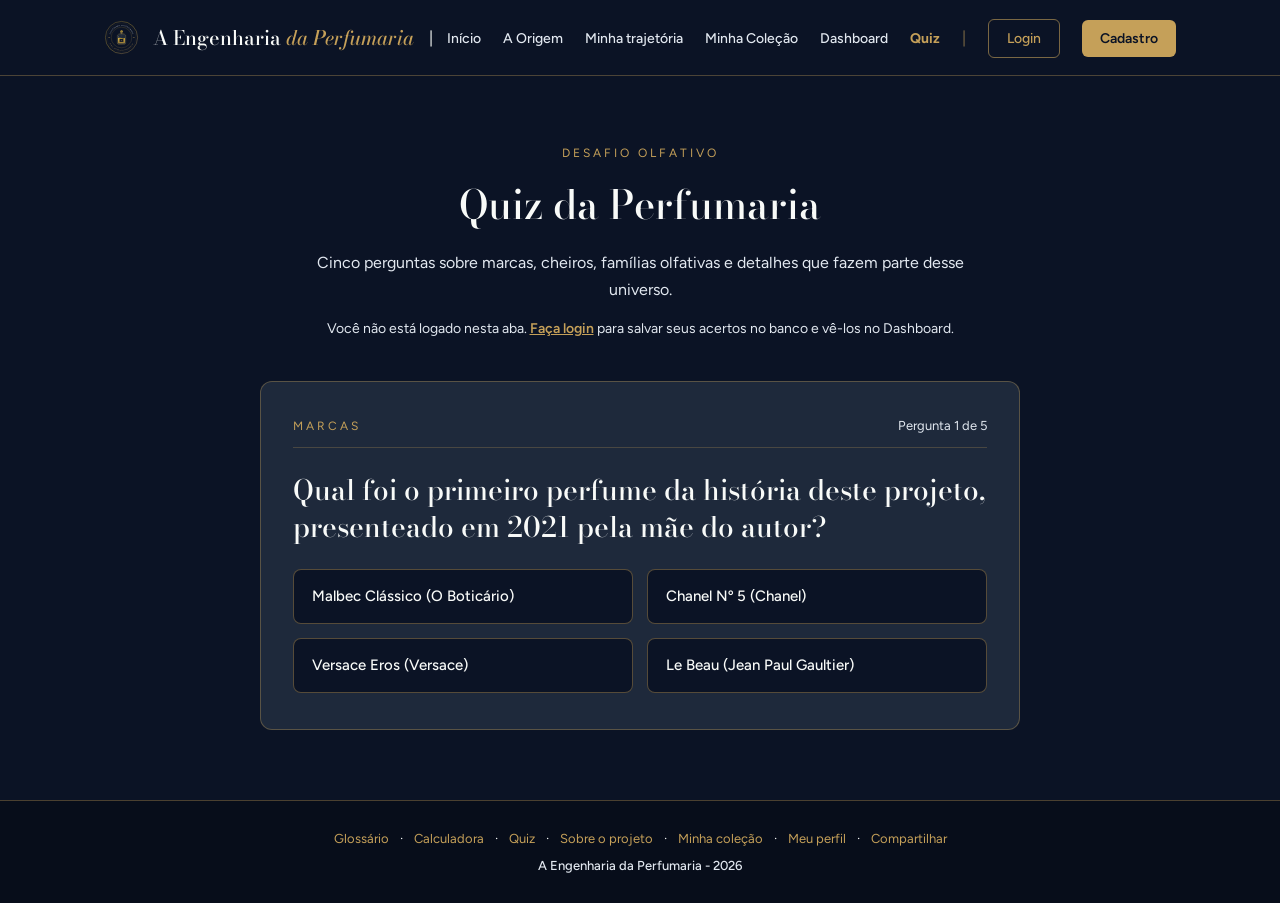
<file: public/quiz.html>
<!DOCTYPE html>
<html lang="pt-BR">
<head>
    <meta charset="UTF-8">
    <meta name="viewport" content="width=device-width, initial-scale=1.0">

    <title>Quiz | A Engenharia da Perfumaria</title>
    <meta name="description" content="Teste seus conhecimentos sobre marcas, cheiros, famílias olfativas e curiosidades da perfumaria.">
    <meta property="og:title" content="Quiz | A Engenharia da Perfumaria">
    <meta property="og:description" content="Quiz interativo sobre o universo dos perfumes.">

    <link rel="preconnect" href="https://fonts.googleapis.com">
    <link rel="preconnect" href="https://fonts.gstatic.com" crossorigin>
    <link href="https://fonts.googleapis.com/css2?family=Bodoni+Moda:ital,wght@0,500;1,400&family=Figtree:wght@400;500;600&display=swap" rel="stylesheet">
    <link rel="stylesheet" href="./css/index.css">
    <link rel="stylesheet" href="./css/extras.css">
    <link rel="stylesheet" href="./css/quiz.css">
    <link rel="icon" type="image/svg+xml" href="img/logo-selo.svg">
    <link rel="stylesheet" href="css/transicao.css">
    <script src="js/transicao.js" defer></script>
</head>

<body>
    <div class="header">
      <div class="container">
        <div class="logo">
          <img src="logo-selo.svg" alt="Logo A Engenharia da Perfumaria">
        </div>
        <span class="nome-logo">A Engenharia <span>da Perfumaria</span></span>
        <li class="separador">|</li>
        <ul class="navbar">
          <li><a href="index.html">Início</a></li>
          <li><a href="origem.html">A Origem</a></li>
          <li><a href="trajetoria.html">Minha trajetória</a></li>
          <li><a href="colecao.html">Minha Coleção</a></li>
          <li><a href="dashboard.html">Dashboard</a></li>
          <li class="agora"><a href="quiz.html">Quiz</a></li>
          <li class="separador">|</li>
          <li id="item-login"><a href="login.html" class="btn-login">Login</a></li>
          <li id="item-cadastro"><a href="cadastro.html" class="btn-cadastro">Cadastro</a></li>
        </ul>
      </div>
    </div>

    <main>
      <section class="secao">
        <div class="titulo-secao">
          <span class="rotulo">Desafio olfativo</span>
          <h2>Quiz da Perfumaria</h2>
          <p>Cinco perguntas sobre marcas, cheiros, famílias olfativas e detalhes que fazem parte desse universo.</p>
          <p class="mensagem" id="quiz-aviso-login" hidden>Você não está logado nesta aba. <a href="login.html">Faça login</a> para salvar seus acertos no banco e vê-los no Dashboard.</p>
        </div>

        <div class="quiz-caixa" id="tela-quiz">
          <div class="quiz-topo">
            <span class="rotulo" id="quiz-categoria">Categoria</span>
            <span class="quiz-progresso" id="quiz-progresso">Pergunta 1 de 5</span>
          </div>

          <h3 class="quiz-pergunta" id="quiz-pergunta"></h3>

          <div class="quiz-opcoes">
            <button type="button" class="quiz-opcao" id="op-0" onclick="responder(0)"></button>
            <button type="button" class="quiz-opcao" id="op-1" onclick="responder(1)"></button>
            <button type="button" class="quiz-opcao" id="op-2" onclick="responder(2)"></button>
            <button type="button" class="quiz-opcao" id="op-3" onclick="responder(3)"></button>
          </div>

          <div class="quiz-feedback" id="quiz-feedback">
            <strong class="mensagem" id="feedback-status"></strong>
            <p id="feedback-texto"></p>
            <button type="button" class="btn-principal" id="btn-proxima" onclick="proxima()">Próxima pergunta</button>
          </div>
        </div>

        <div class="quiz-caixa quiz-resultado" id="tela-resultado">
          <span class="rotulo">Resultado final</span>
          <strong class="quiz-pontos" id="resultado-pontos">0 / 5</strong>
          <h3 id="resultado-titulo"></h3>
          <p class="quiz-resultado-texto" id="resultado-mensagem"></p>
          <p class="mensagem" id="quiz-salvo"></p>

          <ul class="quiz-resumo">
            <li class="resumo-item" id="resumo-0"></li>
            <li class="resumo-item" id="resumo-1"></li>
            <li class="resumo-item" id="resumo-2"></li>
            <li class="resumo-item" id="resumo-3"></li>
            <li class="resumo-item" id="resumo-4"></li>
          </ul>

          <div class="quiz-acoes">
            <button type="button" class="btn-principal" onclick="reiniciar()">Refazer quiz</button>
            <a class="btn-secundario" href="dashboard.html">Ir para o Painel</a>
          </div>
        </div>
      </section>
    </main>

    <div class="footer">
      <div class="container">
        <p class="links-rodape">
          <a href="glossario.html">Glossário</a> ·
          <a href="calculadora.html">Calculadora</a> ·
          <a href="quiz.html">Quiz</a> ·
          <a href="sobre.html">Sobre o projeto</a> ·
          <a href="colecao.html">Minha coleção</a> ·
          <a href="perfil.html">Meu perfil</a> ·
          <a href="#" id="compartilhar">Compartilhar</a>
        </p>
        <h4>A Engenharia da Perfumaria - 2026</h4>
      </div>
    </div>

    <script src="./js/menu.js"></script>
    <script>
      let perguntas = [
        {
          categoria: 'Marcas',
          pergunta: 'Qual foi o primeiro perfume da história deste projeto, presenteado em 2021 pela mãe do autor?',
          opcoes: [
            'Malbec Clássico (O Boticário)',
            'Chanel Nº 5 (Chanel)',
            'Versace Eros (Versace)',
            'Le Beau (Jean Paul Gaultier)'
          ],
          correta: 0,
          explicacao: 'Foi o Malbec Clássico, d\'O Boticário, com notas de madeiras, ameixa e baunilha.'
        },
        {
          categoria: 'Cheiros e Famílias',
          pergunta: 'Notas como bergamota, limão e laranja pertencem principalmente a qual família olfativa?',
          opcoes: [
            'Oriental',
            'Cítrica',
            'Gourmand',
            'Amadeirada'
          ],
          correta: 1,
          explicacao: 'A família cítrica reúne cheiros leves e vibrantes vindos de frutas como limão, laranja e bergamota.'
        },
        {
          categoria: 'Pirâmide Olfativa',
          pergunta: 'Quais notas formam a primeira impressão ao borrifar o perfume e evaporam mais rápido?',
          opcoes: [
            'Notas de fundo',
            'Notas de coração',
            'Notas de topo',
            'Notas de base'
          ],
          correta: 2,
          explicacao: 'As notas de topo abrem a fragrância nos primeiros minutos e depois dão lugar às notas de coração.'
        },
        {
          categoria: 'Concentração',
          pergunta: 'Entre as concentrações abaixo, qual costuma ter maior concentração de essência e maior duração na pele?',
          opcoes: [
            'Eau de Cologne (EDC)',
            'Eau de Toilette (EDT)',
            'Eau de Parfum (EDP)',
            'Parfum (Extrait)'
          ],
          correta: 3,
          explicacao: 'O Parfum (Extrait) tem a concentração mais alta entre essas categorias, entregando maior intensidade.'
        },
        {
          categoria: 'Marcas e Cheiros',
          pergunta: 'Qual família olfativa traz cheiros adocicados que lembram baunilha, caramelo e chocolate?',
          opcoes: [
            'Gourmand',
            'Aromática',
            'Fresca',
            'Amadeirada'
          ],
          correta: 0,
          explicacao: 'Perfumes Gourmand exploram notas adocicadas e envolventes, como baunilha, mel e caramelo.'
        }
      ];

      let estado = {
        indice: 0,
        pontos: 0,
        respondida: false
      };

      let respostas = [];

      function mostrarPergunta() {
        let atual = perguntas[estado.indice];

        document.getElementById('quiz-progresso').textContent = 'Pergunta ' + (estado.indice + 1) + ' de ' + perguntas.length;
        document.getElementById('quiz-categoria').textContent = atual.categoria;
        document.getElementById('quiz-pergunta').textContent = atual.pergunta;

        document.getElementById('op-0').textContent = atual.opcoes[0];
        document.getElementById('op-1').textContent = atual.opcoes[1];
        document.getElementById('op-2').textContent = atual.opcoes[2];
        document.getElementById('op-3').textContent = atual.opcoes[3];

        document.getElementById('op-0').className = 'quiz-opcao';
        document.getElementById('op-1').className = 'quiz-opcao';
        document.getElementById('op-2').className = 'quiz-opcao';
        document.getElementById('op-3').className = 'quiz-opcao';

        document.getElementById('quiz-feedback').style.display = 'none';

        if (estado.indice == perguntas.length - 1) {
          document.getElementById('btn-proxima').textContent = 'Ver resultado';
        } else {
          document.getElementById('btn-proxima').textContent = 'Próxima pergunta';
        }
      }

      function responder(escolha) {
        if (estado.respondida == true) {
          return;
        }

        estado.respondida = true;
        let atual = perguntas[estado.indice];
        let acertou = false;

        if (escolha == atual.correta) {
          estado.pontos = estado.pontos + 1;
          acertou = true;
          document.getElementById('op-' + escolha).className = 'quiz-opcao correta';
          document.getElementById('feedback-status').textContent = 'Resposta certa!';
          document.getElementById('feedback-status').className = 'mensagem sucesso';
        } else {
          document.getElementById('op-' + escolha).className = 'quiz-opcao errada';
          document.getElementById('op-' + atual.correta).className = 'quiz-opcao correta';
          document.getElementById('feedback-status').textContent = 'Não foi dessa vez.';
          document.getElementById('feedback-status').className = 'mensagem erro';
        }

        respostas.push({
          numero: estado.indice + 1,
          categoria: atual.categoria,
          escolhida: atual.opcoes[escolha],
          correta: atual.opcoes[atual.correta],
          acertou: acertou
        });

        document.getElementById('feedback-texto').textContent = atual.explicacao;
        document.getElementById('quiz-feedback').style.display = 'flex';
      }

      function proxima() {
        estado.indice = estado.indice + 1;
        estado.respondida = false;

        if (estado.indice < perguntas.length) {
          mostrarPergunta();
        } else {
          mostrarResultado();
        }
      }

      function preencherResumo(indice, item) {
        let linha = document.getElementById('resumo-' + indice);
        if (item.acertou == true) {
          linha.textContent = item.numero + '. [' + item.categoria + '] Acertou — ' + item.correta;
          linha.className = 'resumo-item certo';
        } else {
          linha.textContent = item.numero + '. [' + item.categoria + '] Você marcou "' + item.escolhida + '" · Correta: ' + item.correta;
          linha.className = 'resumo-item errado';
        }
      }

      function mostrarResultado() {
        document.getElementById('tela-quiz').style.display = 'none';
        document.getElementById('tela-resultado').style.display = 'flex';
        document.getElementById('resultado-pontos').textContent = estado.pontos + ' / ' + perguntas.length;

        if (estado.pontos == perguntas.length) {
          document.getElementById('resultado-titulo').textContent = 'Olfato de Perfumista!';
          document.getElementById('resultado-mensagem').textContent = 'Você acertou todas as perguntas sobre marcas, cheiros, pirâmide e concentrações.';
        } else if (estado.pontos >= 3) {
          document.getElementById('resultado-titulo').textContent = 'Muito bem!';
          document.getElementById('resultado-mensagem').textContent = 'Você já domina boa parte da engenharia por trás das fragrâncias.';
        } else {
          document.getElementById('resultado-titulo').textContent = 'Bom começo!';
          document.getElementById('resultado-mensagem').textContent = 'Vale dar uma olhada no Glossário e em A Origem para descobrir ainda mais sobre o tema.';
        }

        if (respostas.length > 0) { preencherResumo(0, respostas[0]); }
        if (respostas.length > 1) { preencherResumo(1, respostas[1]); }
        if (respostas.length > 2) { preencherResumo(2, respostas[2]); }
        if (respostas.length > 3) { preencherResumo(3, respostas[3]); }
        if (respostas.length > 4) { preencherResumo(4, respostas[4]); }

        salvarResultado();
      }

      function salvarResultado() {
        let idUsuario = sessionStorage.getItem('ID_USUARIO');
        let aviso = document.getElementById('quiz-salvo');

        if (!idUsuario) {
          aviso.textContent = 'Entre na sua conta para guardar seus acertos no Dashboard.';
          aviso.className = 'mensagem';
          return;
        }

        aviso.textContent = 'Salvando resultado...';
        aviso.className = 'mensagem';

        fetch('/quiz', {
          method: 'POST',
          headers: { 'Content-Type': 'application/json' },
          body: JSON.stringify({
            idUsuario: Number(idUsuario),
            acertos: estado.pontos,
            totalPerguntas: perguntas.length
          })
        })
          .then(function (resposta) {
            if (resposta.ok) {
              aviso.textContent = 'Acertos salvos no banco! Veja no Dashboard.';
              aviso.className = 'mensagem sucesso';
            } else {
              resposta.text().then(function (texto) {
                aviso.textContent = texto || 'Não foi possível salvar os acertos agora.';
                aviso.className = 'mensagem erro';
              });
            }
          })
          .catch(function () {
            aviso.textContent = 'Servidor indisponível para salvar os acertos.';
            aviso.className = 'mensagem erro';
          });
      }

      function reiniciar() {
        estado.indice = 0;
        estado.pontos = 0;
        estado.respondida = false;
        respostas = [];

        document.getElementById('quiz-salvo').textContent = '';
        document.getElementById('tela-resultado').style.display = 'none';
        document.getElementById('tela-quiz').style.display = 'flex';
        mostrarPergunta();
      }

      if (!sessionStorage.getItem('ID_USUARIO')) {
        document.getElementById('quiz-aviso-login').hidden = false;
      }

      mostrarPergunta();
    </script>
</body>

</html>
</file>
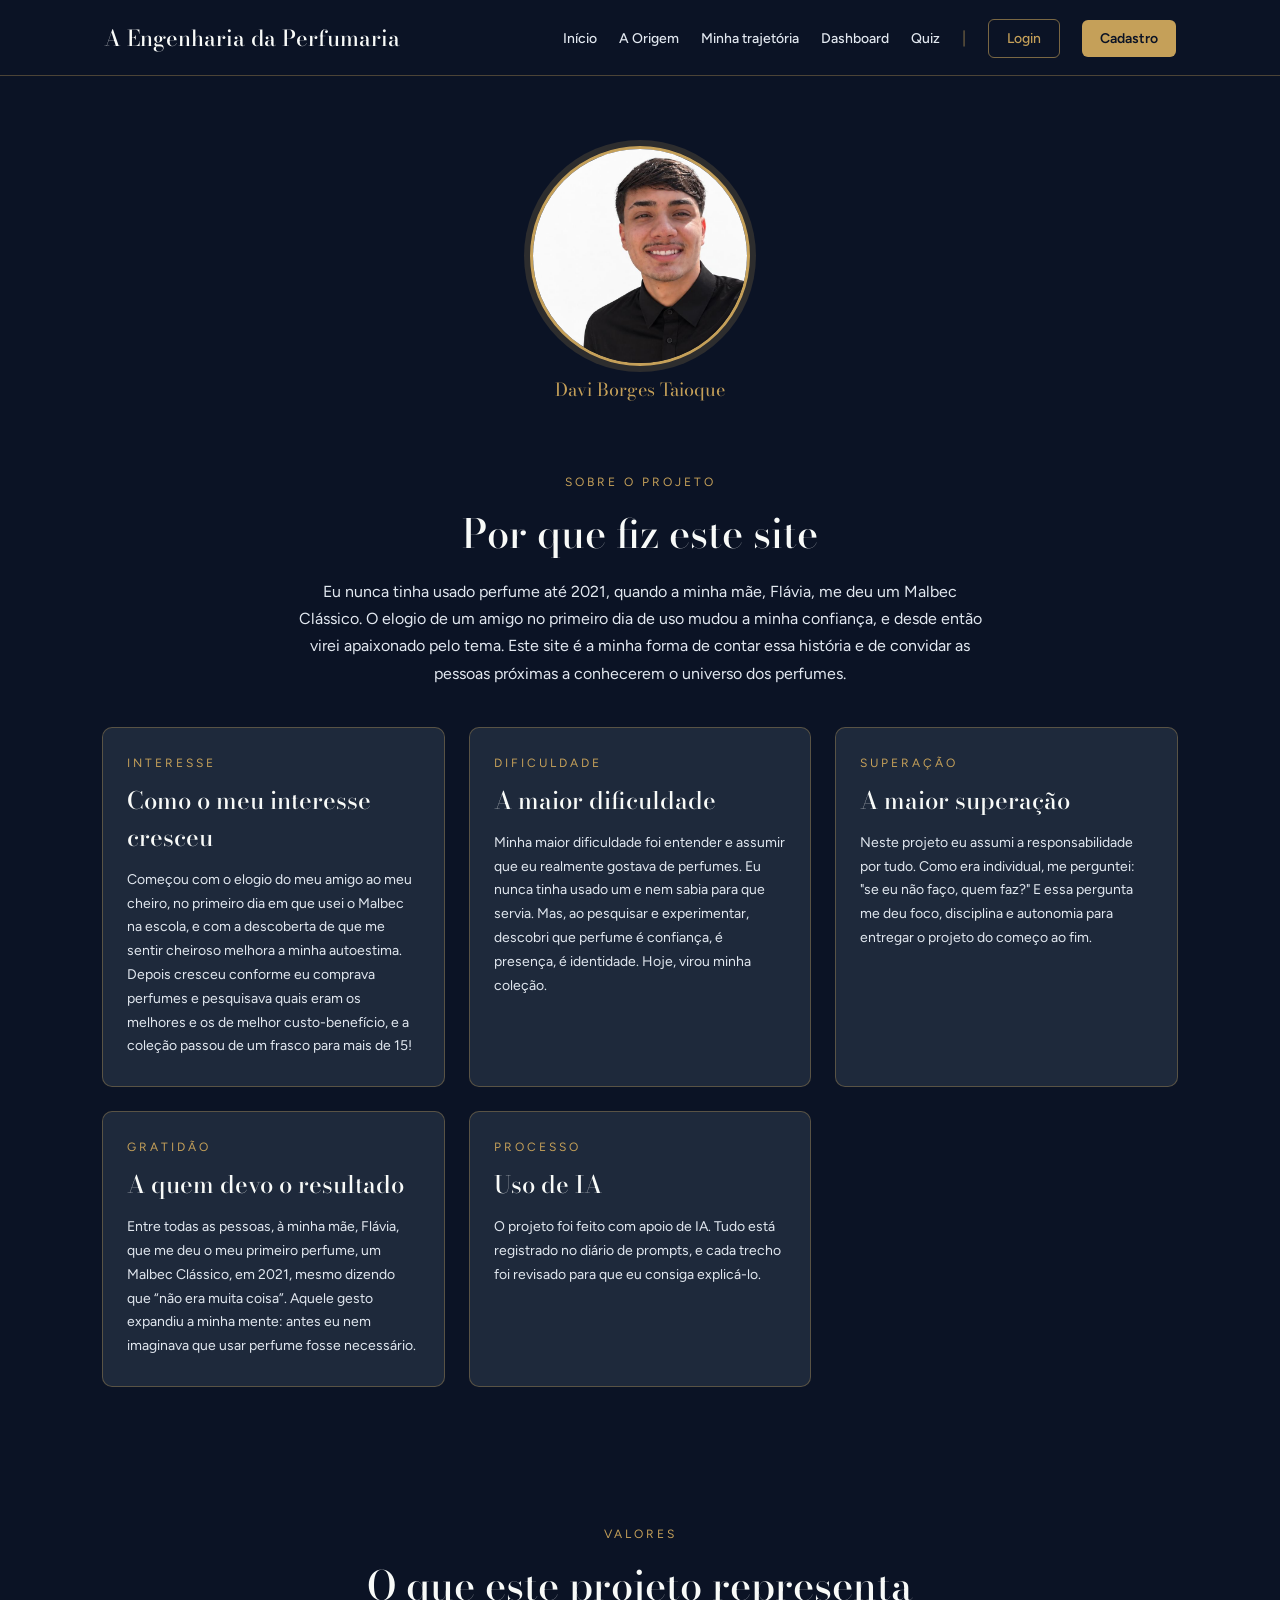
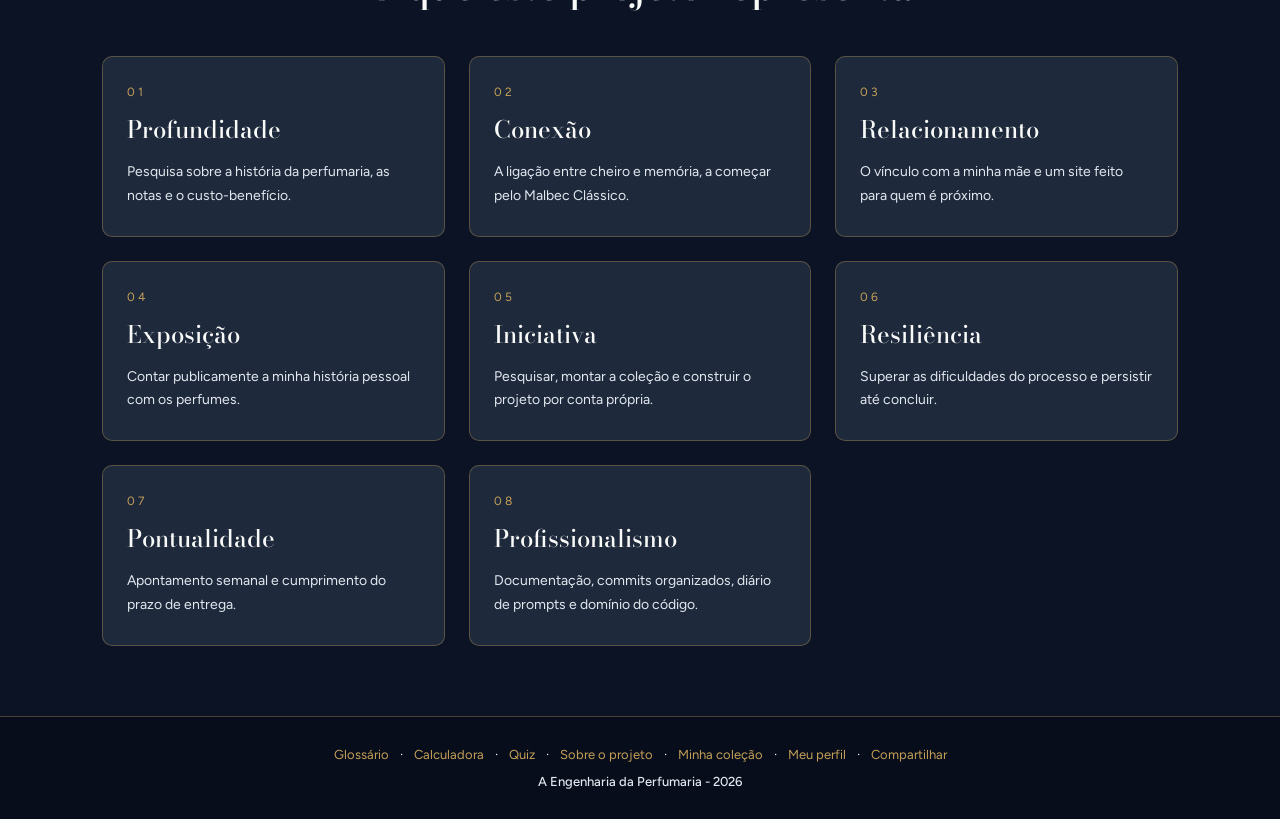
<file: public/sobre.html>
<!DOCTYPE html>
<html lang="pt-BR">
<head>
    <meta charset="UTF-8">
    <meta name="viewport" content="width=device-width, initial-scale=1.0">

    <title>Sobre o projeto | A Engenharia da Perfumaria</title>
    <meta name="description" content="Minha história através das fragrâncias: a origem do perfume, a minha trajetória e a minha coleção.">
    <meta property="og:title" content="A Engenharia da Perfumaria">
    <meta property="og:description" content="Minha história através das fragrâncias.">

    <link rel="preconnect" href="https://fonts.googleapis.com">
    <link rel="preconnect" href="https://fonts.gstatic.com" crossorigin>
    <link href="https://fonts.googleapis.com/css2?family=Bodoni+Moda:ital,wght@0,500;1,400&family=Figtree:wght@400;500;600&display=swap" rel="stylesheet">
    <link rel="stylesheet" href="./css/index.css">
    <link rel="stylesheet" href="./css/extras.css">
    <link rel="icon" type="image/svg+xml" href="img/logo-selo.svg">
    <link rel="stylesheet" href="css/transicao.css">
<script src="js/transicao.js" defer></script>
</head>

<body>
    <div class="header">
      <div class="container">
        <h1 class="titulo">A Engenharia da Perfumaria</h1>
        <ul class="navbar">
          <li><a href="index.html">Início</a></li>
          <li><a href="origem.html">A Origem</a></li>
          <li><a href="trajetoria.html">Minha trajetória</a></li>
          <li><a href="dashboard.html">Dashboard</a></li>
          <li><a href="quiz.html">Quiz</a></li>
          <li class="separador">|</li>
          <li id="item-login"><a href="login.html" class="btn-login">Login</a></li>
          <li id="item-cadastro"><a href="cadastro.html" class="btn-cadastro">Cadastro</a></li>
        </ul>
      </div>
    </div>

    <main>
      <section class="secao">
        <figure class="retrato">
  <img src="img/me.jpg" alt="Davi Borges Taioque segurando o Malbec Clássico" width="220" height="220">
  <figcaption>Davi Borges Taioque</figcaption>
</figure>
        <div class="titulo-secao">
          <span class="rotulo">Sobre o projeto</span>
          <h2>Por que fiz este site</h2>
         <p>Eu nunca tinha usado perfume até 2021, quando a minha mãe, Flávia, me deu um Malbec Clássico. O elogio de um amigo no primeiro dia de uso mudou a minha confiança, e desde então virei apaixonado pelo tema. Este site é a minha forma de contar essa história e de convidar as pessoas próximas a conhecerem o universo dos perfumes.</p>
        </div>
        <div class="cartoes" id="bastidores"></div>
      </section>

      <section class="secao">
        <div class="titulo-secao">
          <span class="rotulo">Valores</span>
          <h2>O que este projeto representa</h2>
        </div>
        <div class="cartoes" id="valores"></div>
      </section>
    </main>

    <div class="footer">
      <div class="container">
        <p class="links-rodape">
          <a href="glossario.html">Glossário</a> ·
          <a href="calculadora.html">Calculadora</a> ·
          <a href="quiz.html">Quiz</a> ·
          <a href="sobre.html">Sobre o projeto</a> ·
          <a href="colecao.html">Minha coleção</a> ·
          <a href="perfil.html">Meu perfil</a> ·
          <a href="#" id="compartilhar">Compartilhar</a>
        </p>
        <h4>A Engenharia da Perfumaria - 2026</h4>
      </div>
    </div>

    <script src="./js/menu.js"></script>
    <script>
      let bastidores = [
        { rotulo: 'Interesse', titulo: 'Como o meu interesse cresceu', texto: 'Começou com o elogio do meu amigo ao meu cheiro, no primeiro dia em que usei o Malbec na escola, e com a descoberta de que me sentir cheiroso melhora a minha autoestima. Depois cresceu conforme eu comprava perfumes e pesquisava quais eram os melhores e os de melhor custo-benefício, e a coleção passou de um frasco para mais de 15!' },
        { rotulo: 'Dificuldade', titulo: 'A maior dificuldade', texto: 'Minha maior dificuldade foi entender e assumir que eu realmente gostava de perfumes. Eu nunca tinha usado um e nem sabia para que servia. Mas, ao pesquisar e experimentar, descobri que perfume é confiança, é presença, é identidade. Hoje, virou minha coleção.' },
        { rotulo: 'Superação', titulo: 'A maior superação', texto: 'Neste projeto eu assumi a responsabilidade por tudo. Como era individual, me perguntei: "se eu não faço, quem faz?" E essa pergunta me deu foco, disciplina e autonomia para entregar o projeto do começo ao fim.' },
        { rotulo: 'Gratidão', titulo: 'A quem devo o resultado', texto: 'Entre todas as pessoas, à minha mãe, Flávia, que me deu o meu primeiro perfume, um Malbec Clássico, em 2021, mesmo dizendo que “não era muita coisa”. Aquele gesto expandiu a minha mente: antes eu nem imaginava que usar perfume fosse necessário.' },
        { rotulo: 'Processo', titulo: 'Uso de IA', texto: 'O projeto foi feito com apoio de IA. Tudo está registrado no diário de prompts, e cada trecho foi revisado para que eu consiga explicá-lo.' }
      ];

      let valores = [
        { rotulo: '01', titulo: 'Profundidade', texto: 'Pesquisa sobre a história da perfumaria, as notas e o custo-benefício.' },
        { rotulo: '02', titulo: 'Conexão', texto: 'A ligação entre cheiro e memória, a começar pelo Malbec Clássico.' },
        { rotulo: '03', titulo: 'Relacionamento', texto: 'O vínculo com a minha mãe e um site feito para quem é próximo.' },
        { rotulo: '04', titulo: 'Exposição', texto: 'Contar publicamente a minha história pessoal com os perfumes.' },
        { rotulo: '05', titulo: 'Iniciativa', texto: 'Pesquisar, montar a coleção e construir o projeto por conta própria.' },
        { rotulo: '06', titulo: 'Resiliência', texto: 'Superar as dificuldades do processo e persistir até concluir.' },
        { rotulo: '07', titulo: 'Pontualidade', texto: 'Apontamento semanal e cumprimento do prazo de entrega.' },
        { rotulo: '08', titulo: 'Profissionalismo', texto: 'Documentação, commits organizados, diário de prompts e domínio do código.' }
      ];

      function desenhar(idDiv, lista) {
        document.getElementById(idDiv).innerHTML = lista.map((item) => `
          <article class="cartao">
            <span class="rotulo">${item.rotulo}</span>
            <h3>${item.titulo}</h3>
            <p>${item.texto}</p>
          </article>
        `).join('');
      }

      desenhar('bastidores', bastidores);
      desenhar('valores', valores);
    </script>
</body>

</html>
</file>
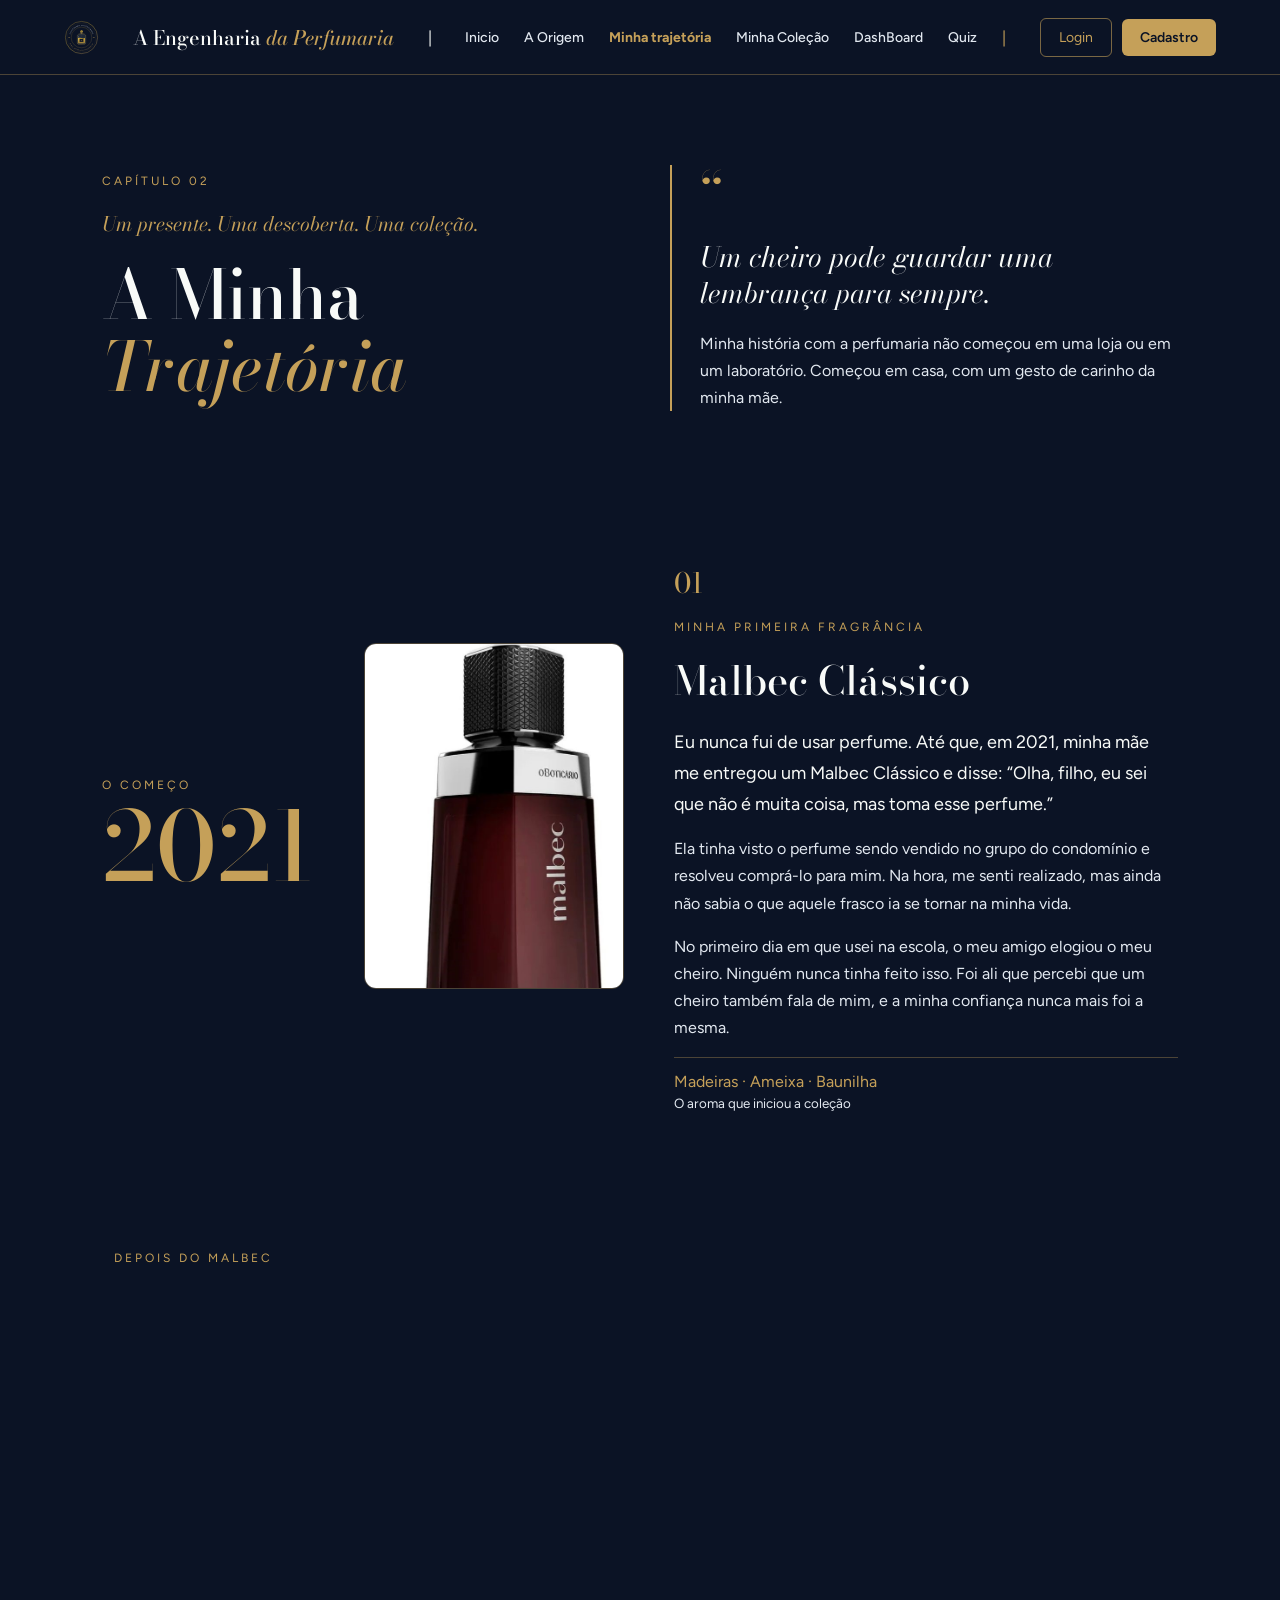
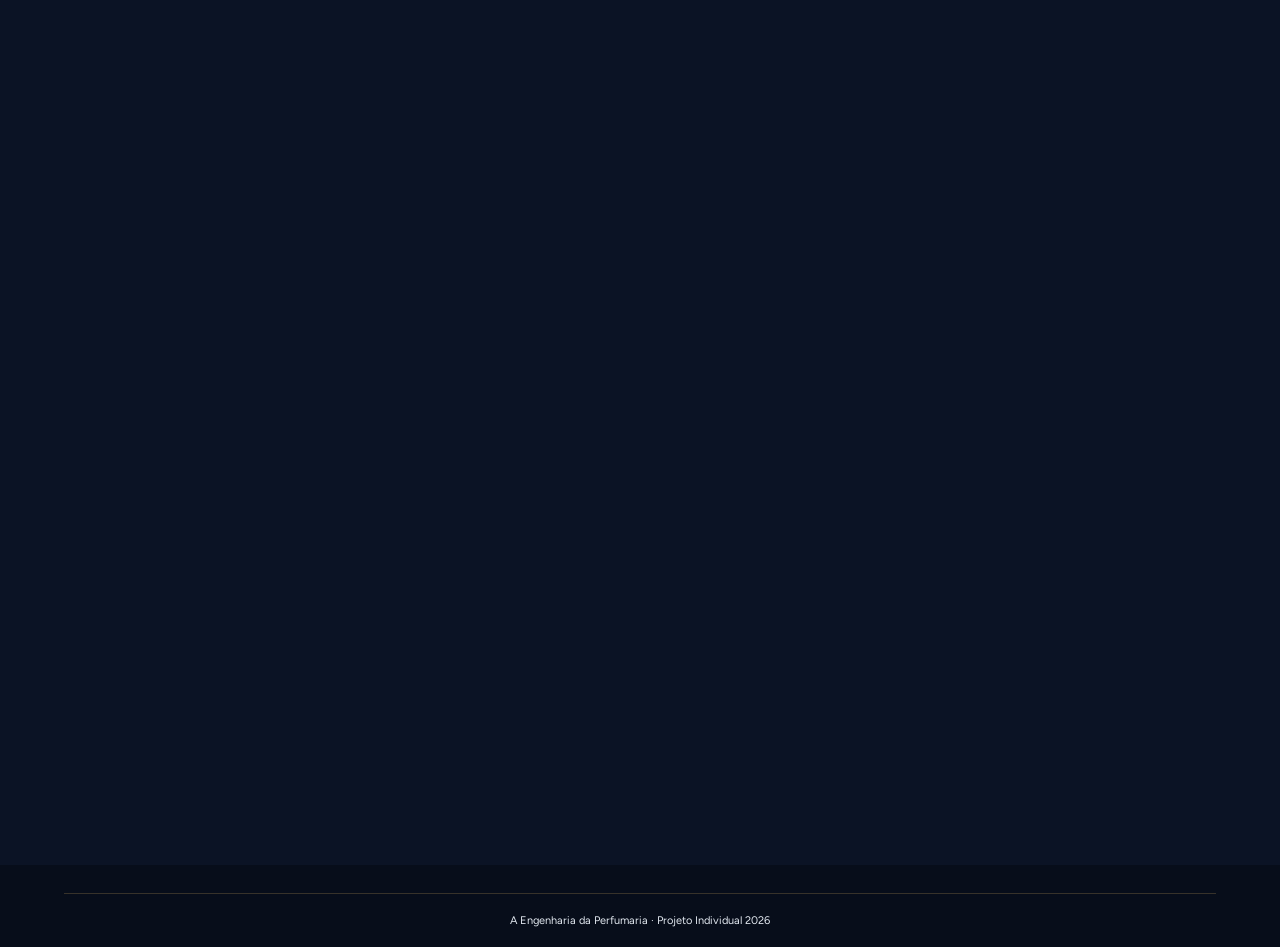
<file: public/trajetoria.html>
<!DOCTYPE html>
<html lang="pt-BR">
<head>
  <meta charset="UTF-8">
  <meta name="viewport" content="width=device-width, initial-scale=1">

  <title>Minha Trajetória | A Engenharia da Perfumaria</title>

  <link rel="preconnect" href="https://fonts.googleapis.com">
  <link rel="preconnect" href="https://fonts.gstatic.com" crossorigin>
  <link href="https://fonts.googleapis.com/css2?family=Bodoni+Moda:ital,wght@0,500;1,400&family=Figtree:wght@400;500;600&display=swap" rel="stylesheet">
  <link rel="stylesheet" href="css/trajetoria.css">
  <link rel="stylesheet" href="css/transicao.css">
<script src="js/transicao.js" defer></script>
</head>

<script src="./js/visitante.js"></script>
<body>
  <header class="header">
  <div class="logo">
          <img src="img/logo-selo.svg" alt="Logo A Engenharia da Perfumaria">
        </div>
      <span class="nome-logo">A Engenharia <span>da Perfumaria</span></span>
          <li class="separador">|</li>
    </div>

    <nav class="menu">
       <a href="index.html">Inicio</a>
      <a href="origem.html">A Origem</a>
      <a href="trajetoria.html" class="ativo">Minha trajetória</a>
      <a href="colecao.html">Minha Coleção</a>
      <a href="dashboard.html">DashBoard</a>
      <a href="quiz.html">Quiz</a>
       <li class="separadorDourado">|</li>
    </nav>

<div class="botoes-header so-visitante">
    <a id="item-login" href="login.html" class="btn-login">Login</a>
  <a id="item-cadastro" href="cadastro.html" class="btn-cadastro">Cadastro</a>
</div>
  </header>

  <main>

    <!-- Abertura -->
    <section class="abertura">
      <div class="abertura-titulo">
        <span class="capitulo">Capítulo 02</span>
        <p class="frase-destaque">Um presente. Uma descoberta. Uma coleção.</p>
        <h1>A Minha<br><em>Trajetória</em></h1>
      </div>

      <div class="abertura-texto">
        <span class="aspas">“</span>
        <blockquote>Um cheiro pode guardar uma lembrança para sempre.</blockquote>
        <p>Minha história com a perfumaria não começou em uma loja ou em um laboratório. Começou em casa, com um gesto de carinho da minha mãe.</p>
      </div>
    </section>

    <!-- Primeira fragrância -->
    <section class="primeira">
      <div class="ano">
        <span class="rotulo">O começo</span>
        <strong>2021</strong>
      </div>

              <div class="fotos-memoria">
          <img src="img/malbec.jpg" alt="Meu primeiro perfume, o Malbec Clássico" class="foto-principal">
        </div>

        <div class="cartao-texto">
          <span class="numero-memoria">01</span>
          <span class="rotulo">Minha primeira fragrância</span>
          <h2>Malbec Clássico</h2>
         <p class="destaque">Eu nunca fui de usar perfume. Até que, em 2021, minha mãe me entregou um Malbec Clássico e disse: “Olha, filho, eu sei que não é muita coisa, mas toma esse perfume.”</p>
          <p>Ela tinha visto o perfume sendo vendido no grupo do condomínio e resolveu comprá-lo para mim. Na hora, me senti realizado, mas ainda não sabia o que aquele frasco ia se tornar na minha vida.</p>
          <p>No primeiro dia em que usei na escola, o meu amigo elogiou o meu cheiro. Ninguém nunca tinha feito isso. Foi ali que percebi que um cheiro também fala de mim, e a minha confiança nunca mais foi a mesma.</p>
          <div class="nota-aroma">
            <span>Madeiras · Ameixa · Baunilha</span>
            <small>O aroma que iniciou a coleção</small>
          </div>
        </div>
      </div>
    </section>

<section class="fases">
  <div class="colecao-titulo">
    <span class="rotulo">Depois do Malbec</span>
    <h2>Cada fase,<br>um perfume.</h2>
  </div>
  <div class="fases-grade">
    <article class="fase">
      <img class="fase-foto" src="img/bomb.jpg" alt="Egeo Bomb Black" width="320" height="200">
      <span class="rotulo">02</span>
      <h3>Egeo Bomb Black</h3>
      <p>Como o nome diz, uma bomba: bem doce, e eu gosto muito, principalmente para sair à noite. Meu irmão gostou tanto que me “copiou” e comprou o dele.</p>
    </article>
    <article class="fase">
      <img class="fase-foto" src="img/camaro.jpg" alt="Perfume da Camaro na praia" width="320" height="200">
      <span class="rotulo">03</span>
      <h3>Camaro Black</h3>
      <p>Me apaixonei por ser da Camaro, um cheiro muito gostoso e agradável.</p>
    </article>
    <article class="fase">
      <img class="fase-foto" src="img/eu_segurando.jpg" alt="212 VIP Black" width="320" height="200">
      <span class="rotulo">04</span>
      <h3>Le Male Le Parfum</h3>
      <p>Um dos que mais me marcaram, o perfume das festas à noite.</p>
    </article>
    <article class="fase">
      <img class="fase-foto" src="img/homemEssence.jpg" alt="Homem Essence" width="320" height="200">
      <span class="rotulo">05</span>
      <h3>Homem Essence</h3>
      <p>Até hoje sinto que é o meu perfume assinatura. Eu gosto muito, a minha namorada ama, e já preciso comprar outro.</p>
    </article>
  </div>
</section>

<section class="na-mao">
  <div class="colecao-titulo">
    <span class="rotulo">Na minha mão</span>
    <h2>Alguns dos que<br>já passaram por aqui.</h2>
  </div>
  <div class="na-mao-grade">
    <figure>
      <img src="img/JPG_le_beau.jpg" alt="Le Beau, da Jean Paul Gaultier, na minha mão" width="300" height="375">
      <figcaption>Le Beau</figcaption>
    </figure>
    <figure>
      <img src="img/Versace_Eros.jpg" alt="Versace Eros na minha mão" width="300" height="375">
      <figcaption>Versace Eros</figcaption>
    </figure>
    <figure>
      <img src="img/strongerWith.jpg" alt="Perfume strongerWith" width="300" height="375">
      <figcaption>Stronger With You</figcaption>
    </figure>
  </div>
</section>

    <section class="colecao">
      <div class="colecao-titulo">
        <span class="rotulo">A coleção hoje</span>
        <h2>Mais do que frascos,<br>capítulos de uma vida.</h2>
      </div>

      <div class="estatisticas" id="estatisticas"></div>

         <div class="colecao-conteudo">
        <div class="colecao-nota">
          <p>Mais do que essências, cada frasco guarda um abraço e uma lembrança. Porque o verdadeiro sentido de colecionar perfumes nasce das pessoas que nos ensinam a sentir o mundo e deixam sua marca na nossa história.</p>
         <p>Hoje tenho mais de 15 fragrâncias. A minha mãe gosta muito da coleção, e o meu padrasto, de vez em quando, pede alguns emprestados.</p>
          <span class="assinatura">Davi Borges Taioque</span>
        </div>

      <div class="colecao-foto">
        <figure>
          <img src="img/maeAntes.jpg" alt="Eu e minha mãe, Flávia, antes" width="270" height="270">
          <figcaption>Antes</figcaption>
        </figure>
        <figure>
          <img src="img/mae.jpg" alt="Eu e minha mãe, Flávia, agora" width="270" height="270">
          <figcaption>Agora</figcaption>
        </figure>
      </div>
      </div>
    </section>

    <div class="voltar">
      <a class="btn-capitulo" href="origem.html">
        <small>Capítulo anterior</small>
        ← A Origem
      </a>
    </div>

  </main>

  <footer class="rodape">
    <div class="conteudo-rodape">
      <div class="rodape-empresa">
        <div class="logo-rodape">
          <img src="logo-selo.svg" alt="Logo A Engenharia da Perfumaria">
          <span>A Engenharia <span>da Perfumaria</span></span>
        </div>
        <p>Minha história através das fragrâncias.</p>
      </div>

      <div class="coluna-rodape">
        <h3>Capítulos</h3>
         <a href="index.html">Inicio</a>
        <a href="origem.html">A Origem</a>
        <a href="trajetoria.html">Minha trajetória</a>
        <a href="dashboard.html">Dashboard</a>
        <a href="glossario.html">Glossário</a>
        <a href="calculadora.html">Calculadora</a>
        <a href="quiz.html">Quiz</a>
        <a href="sobre.html">Sobre o projeto</a>
        <a href="colecao.html">Minha coleção</a> 
        <a href="perfil.html">Meu perfil</a> 
      </div>
     <div class="coluna-rodape so-visitante">
      <h3>Acesso</h3>
        <a href="login.html">Login</a>
        <a href="cadastro.html">Cadastro</a>
      </div>
    </div>

    <div class="rodape-inferior">
      <p>A Engenharia da Perfumaria · Projeto Individual 2026</p>
    </footer>
  </div>

  <script src="./js/menu.js"></script>
  <script>
    let estatisticas = [
      { valor: '15', sufixo: '+', texto: 'fragrâncias na coleção' },
      { valor: '05', sufixo: '',  texto: 'anos de descobertas' },
      { valor: '01', sufixo: '',  texto: 'paixão que continua crescendo' }
    ];

    document.getElementById('estatisticas').innerHTML = estatisticas.map((item) => `
      <article class="estatistica">
        <strong>${item.valor}${item.sufixo ? `<span>${item.sufixo}</span>` : ''}</strong>
        <p>${item.texto}</p>
      </article>
    `).join('');
  </script>
</body>
</html>
</file>
<file: public/css/LogCadas.css>
/* ===== Cores e fontes (mude aqui e o site inteiro muda) ===== */
:root {
  --fundo: #0B1325;          /* fundo principal */
  --fundo-card: #1E293B;     /* cards, caixa do formulário, dashboards */
  --texto: #F8FAF8;          /* textos e leitura */
  --texto-suave: #E2E8F0;    /* textos secundários */
  --ouro: #C5A059;           /* destaques, títulos, botões */
  --ouro-vivo: #D4AF37;      /* hover e brilho */
  --borda: rgba(197, 160, 89, 0.35);
  --borda-forte: rgba(197, 160, 89, 0.7);

  --fonte-titulo: "Bodoni Moda", Georgia, serif;
  --fonte-texto: "Figtree", system-ui, sans-serif;
}

* { box-sizing: border-box; margin: 0; }

body {
  font-family: var(--fonte-texto);
  background: var(--fundo);
  color: var(--texto);
  line-height: 1.5;
  color-scheme: dark;
}

/* ===== Layout em duas colunas ===== */
.pagina {
  min-height: 100vh;
  display: grid;
  grid-template-columns: 1fr 1fr;
}

/* ===== Lado esquerdo: capa ===== */
.capa {
  position: relative;
  background: linear-gradient(160deg, #1E293B 0%, #16203a 55%, #0B1325 100%);
  border-right: 1px solid var(--borda-forte);
  display: flex;
  flex-direction: column;
  justify-content: center;
  align-items: center;
  text-align: center;
  padding: 3rem 2rem;
  gap: 1.25rem;
  overflow: hidden;
}

/* Brilho dourado suave atrás do frasco */
.capa::before {
  content: "";
  position: absolute;
  top: 18%;
  left: 50%;
  width: 380px;
  height: 380px;
  transform: translateX(-50%);
  background: radial-gradient(circle, rgba(197, 160, 89, 0.22), transparent 65%);
  pointer-events: none;
}

.capa > * { position: relative; }

.capa h1 {
  font-family: var(--fonte-titulo);
  font-weight: 500;
  font-size: clamp(2rem, 4vw, 3.4rem);
  line-height: 1.1;
  max-width: 14ch;
}

.subtitulo {
  font-family: var(--fonte-titulo);
  font-style: italic;
  font-size: 1.15rem;
  color: var(--ouro);
  max-width: 28ch;
}

/* ===== Frasco de perfume feito só com CSS ===== */
.frasco {
  display: flex;
  flex-direction: column;
  align-items: center;
  margin-bottom: 1rem;
}

.tampa {
  width: 40px;
  height: 32px;
  background: linear-gradient(90deg, #8f7338, var(--ouro), var(--ouro-vivo), var(--ouro), #8f7338);
  border-radius: 5px 5px 2px 2px;
}

.gargalo {
  width: 22px;
  height: 14px;
  background: rgba(248, 250, 248, 0.3);
}

.vidro {
  position: relative;
  width: 120px;
  height: 140px;
  border: 2px solid var(--borda-forte);
  border-radius: 18px;
  background: rgba(255, 255, 255, 0.05);
  overflow: hidden;
}

/* Reflexo de luz no vidro */
.vidro::after {
  content: "";
  position: absolute;
  top: 10px;
  left: 12px;
  width: 10px;
  height: 70%;
  border-radius: 10px;
  background: linear-gradient(to bottom, rgba(255, 255, 255, 0.35), transparent);
}

/* O "líquido" sobe uma vez quando a página abre */
.liquido {
  position: absolute;
  left: 0;
  right: 0;
  bottom: 0;
  height: 68%;
  background: linear-gradient(to bottom, var(--ouro-vivo), #8f7338);
  animation: encher 1.6s ease-out;
}

@keyframes encher {
  from { height: 0; }
  to   { height: 68%; }
}

/* ===== Lado direito: acesso ===== */
.acesso {
  background: var(--fundo);
  display: flex;
  align-items: center;
  justify-content: center;
  padding: 2rem;
}

.caixa {
  width: 100%;
  max-width: 400px;
  background: var(--fundo-card);
  border: 1px solid var(--borda-forte);
  border-radius: 14px;
  padding: 2.25rem 2rem;
  box-shadow: 0 20px 45px rgba(0, 0, 0, 0.5);
}

.caixa h2 {
  font-family: var(--fonte-titulo);
  font-weight: 500;
  font-size: 2rem;
  color: var(--ouro);
  margin-bottom: 0.4rem;
}

/* ===== Formulários ===== */
form { display: flex; flex-direction: column; }

.chamada {
  color: var(--texto-suave);
  margin-bottom: 1.25rem;
}

form label {
  font-size: 0.9rem;
  font-weight: 500;
  color: var(--texto-suave);
  margin: 0.75rem 0 0.3rem;
}

form input {
  font: inherit;
  padding: 0.7rem 0.85rem;
  border: 1px solid var(--borda);
  border-radius: 8px;
  background: var(--fundo);
  color: var(--texto);
  transition: border-color 0.2s;
}

form input:hover { border-color: var(--borda-forte); }

form input:focus {
  outline: 2px solid var(--ouro);
  outline-offset: 1px;
  border-color: var(--ouro);
}

/* Evita o fundo branco do preenchimento automático do navegador */
form input:-webkit-autofill {
  -webkit-text-fill-color: var(--texto);
  box-shadow: 0 0 0 100px var(--fundo) inset;
}

small {
  color: var(--texto-suave);
  opacity: 0.75;
  margin-top: 0.3rem;
  font-size: 0.8rem;
}

button {
  font: inherit;
  font-weight: 600;
  margin-top: 1.75rem;
  padding: 0.85rem;
  border: 0;
  border-radius: 8px;
  background: var(--ouro);
  color: var(--fundo);
  cursor: pointer;
  transition: background 0.2s;
}

button:hover { background: var(--ouro-vivo); }
button:focus-visible { outline: 2px solid var(--texto); outline-offset: 2px; }

/* ===== Link para a outra página ===== */
.troca {
  margin-top: 1.5rem;
  text-align: center;
  font-size: 0.9rem;
  color: var(--texto-suave);
}

.troca a {
  color: var(--ouro);
  font-weight: 600;
  text-underline-offset: 3px;
}

.troca a:hover { color: var(--ouro-vivo); }
.troca a:focus-visible { outline: 2px solid var(--ouro); outline-offset: 2px; }

/* ===== Celular: as colunas viram uma sobre a outra ===== */
@media (max-width: 800px) {
  .pagina { grid-template-columns: 1fr; }
  .capa {
    padding: 2rem 1.5rem;
    border-right: 0;
    border-bottom: 1px solid var(--borda-forte);
  }
  .frasco { transform: scale(0.7); margin: -1rem 0; }
}

/* Respeita quem prefere menos movimento */
@media (prefers-reduced-motion: reduce) {
  .liquido { animation: none; }
}
/* ===== Mensagens de erro e sucesso dos formulários ===== */
.mensagem {
  margin-top: 14px;
  font-size: 14px;
  line-height: 1.4;
}

.mensagem.erro { color: #f2a7a7; }
.mensagem.sucesso { color: var(--ouro); }

button:disabled {
  opacity: 0.6;
  cursor: wait;
}

/* ===== Foto da coleção na metade da capa ===== */
.capa {
  /* uma camada escura por cima da foto, para o título continuar legível */
  background-image:
    linear-gradient(rgba(11, 19, 37, 0.45), rgba(11, 19, 37, 0.85)),
    url("../img/colecao.jpg");
  background-size: cover;
  background-position: center;
  background-color: #0B1325;   /* aparece se a foto não carregar */
  justify-content: flex-end;   /* título embaixo, sobre a foto */
  padding-bottom: 4rem;
}

.capa .frasco {
  display: none;               /* a foto substitui o frasco desenhado */
}

.capa h1,
.capa .subtitulo {
  text-shadow: 0 2px 12px rgba(0, 0, 0, 0.6);
}

/* Cadastro: formulário na esquerda e foto na direita */
.pagina-cadastro .acesso {
  order: 1;
}

.pagina-cadastro .capa {
  order: 2;
  border-right: 0;
  border-left: 1px solid var(--borda-forte);
}

/* Celular: a foto volta para cima nas duas telas */
 @media (max-width: 800px) {
  .capa {
    min-height: 260px;
    padding-bottom: 2rem;
  }

  .pagina-cadastro .acesso {
    order: 2;
  }

  .pagina-cadastro .capa {
    order: 1;
    border-left: 0;
    border-bottom: 1px solid var(--borda-forte);
  }
}

/* ===== Força da senha ===== */
.forca {
  margin-top: 10px;
}

.forca-trilho {
  height: 6px;
  overflow: hidden;
  background: rgba(255, 255, 255, 0.12);
  border-radius: 6px;
}

.forca-barra {
  width: 0;
  height: 100%;
  border-radius: 6px;
  transition: width 0.3s, background-color 0.3s;
}

.forca-barra.fraca { background-color: #e05d5d; }
.forca-barra.media { background-color: #e0a030; }
.forca-barra.forte { background-color: #4caf7a; }

.forca-texto {
  margin-top: 8px;
  font-size: 14px;
  font-weight: 600;
}

.forca-texto.fraca { color: #e05d5d; }
.forca-texto.media { color: #e0a030; }
.forca-texto.forte { color: #4caf7a; }

.requisitos {
  margin-top: 8px;
  display: flex;
  flex-direction: column;
  gap: 4px;
  list-style: none;
  font-size: 13px;
  color: #e05d5d;
}

.requisitos li.ok {
  color: #4caf7a;
}
</file>
<file: public/css/index.css>
/* index.css - página inicial */

/* RESET GLOBAL */

* {
    margin: 0;
    padding: 0;
    box-sizing: border-box;
}

html {
    scroll-behavior: smooth;
}

body {
    width: 100%;
    min-width: 320px;
    font-family: 'Figtree', sans-serif;
    background-color: #0B1325;
    color: #F8FAF8;
}

main {
    display: block;
    width: 100%;
}

img {
    max-width: 100%;
}

h1,
h2,
h3 {
    font-family: 'Bodoni Moda', serif;
    font-weight: 500;
}

/* CONTAINER */
.container {
    width: 100%;
    max-width: 1200px;
    margin: 0 auto;
    padding: 0 5%;
}

/* HEADER */
.header {
    width: 100%;
    background-color: #0B1325;
    border-bottom: 1px solid rgba(197, 160, 89, 0.35);
}

.header .container {
    height: 75px;
    display: flex;
    align-items: center;
    justify-content: space-between;
}

.logo {
    display: flex;
    align-items: center;
    gap: 8px;
}

.logo img {
    width: 35px;
    height: 35px;
    object-fit: contain;
}

.nome-logo {
    font-family: 'Bodoni Moda', serif;
    font-size: 20px;
    font-weight: 500;
    color: #F8FAF8;
    white-space: nowrap;
}

.nome-logo span {
    color: #C5A059;
    font-style: italic;
}

.titulo {
    font-family: 'Bodoni Moda', serif;
    font-size: 22px;
    font-weight: 500;
    color: #F8FAF8;
}

.navbar {
    list-style: none;
    display: flex;
    align-items: center;
    gap: 22px;
}

.navbar a {
    text-decoration: none;
    color: #E2E8F0;
    font-size: 14px;
    font-weight: 500;
}

.navbar a:hover {
    color: #C5A059;
}

.navbar .agora a {
    color: #C5A059;
    font-weight: 700;
}

.navbar .separador {
    color: rgba(197, 160, 89, 0.6);
}

.navbar .btn-login,
.navbar .btn-cadastro {
    padding: 10px 18px;
    border-radius: 6px;
}

.navbar .btn-login {
    color: #C5A059;
    border: 1px solid rgba(197, 160, 89, 0.6);
    background-color: transparent;
}

.navbar .btn-login:hover {
    background-color: #1E293B;
}

.navbar .btn-cadastro {
    color: #0B1325;
    font-weight: 600;
    background-color: #C5A059;
}

.navbar .btn-cadastro:hover {
    background-color: #D4AF37;
}

.navbar .saudacao {
    font-size: 14px;
    color: #E2E8F0;
}

.navbar .saudacao strong {
    color: #C5A059;
}

/* BANNER */
.banner {
    width: 100%;
}

.frase-banner {
    font-family: 'Bodoni Moda', serif;
    font-size: 52px;
    line-height: 1.1;
}

.frase-banner span {
    color: #C5A059;
    font-style: italic;
}

/* ELEMENTOS COMUNS DAS TELAS */
.capitulo,
.rotulo {
    font-size: 12px;
    letter-spacing: 3px;
    text-transform: uppercase;
    color: #C5A059;
}

.frase-destaque {
    font-family: 'Bodoni Moda', serif;
    font-style: italic;
    font-size: 20px;
    color: #C5A059;
}

.btn-capitulo {
    display: flex;
    flex-direction: column;
    gap: 4px;
    padding: 16px 28px;

    font-family: 'Bodoni Moda', serif;
    font-size: 20px;
    text-decoration: none;
    color: #F8FAF8;

    border: 1px solid rgba(197, 160, 89, 0.6);
    border-radius: 6px;
    transition: background-color 0.3s;
}

.btn-capitulo small {
    font-family: 'Figtree', sans-serif;
    font-size: 11px;
    letter-spacing: 2px;
    text-transform: uppercase;
    color: #C5A059;
}

.btn-capitulo:hover {
    background-color: #1E293B;
}

/* ABERTURA */
.hero {
    display: flex;
    align-items: center;
    justify-content: space-between;
    gap: 60px;
    padding: 90px 8%;
}

.hero-texto {
    max-width: 640px;
    display: flex;
    flex-direction: column;
    gap: 20px;
}

.descricao {
    font-size: 17px;
    line-height: 1.7;
    color: #E2E8F0;
}

.botoes-hero {
    display: flex;
    flex-wrap: wrap;
    gap: 14px;
    margin-top: 10px;
}

.btn-principal,
.btn-secundario {
    padding: 14px 26px;
    font-size: 14px;
    font-weight: 600;
    text-decoration: none;
    border-radius: 6px;
    transition: background-color 0.3s;
}

.btn-principal {
    color: #0B1325;
    background-color: #C5A059;
}

.btn-principal:hover {
    background-color: #D4AF37;
}

.btn-secundario {
    color: #C5A059;
    border: 1px solid rgba(197, 160, 89, 0.6);
}

.btn-secundario:hover {
    background-color: #1E293B;
}

/* FRASCO DA ABERTURA */
.hero-frasco {
    display: flex;
    flex-direction: column;
    align-items: center;
}

.frasco-tampa {
    width: 44px;
    height: 34px;
    background-color: #C5A059;
    border-radius: 5px 5px 2px 2px;
}

.frasco-gargalo {
    width: 24px;
    height: 16px;
    background-color: #8F7338;
}

.frasco-vidro {
    width: 140px;
    height: 170px;

    display: flex;
    flex-direction: column;
    justify-content: flex-end;
    overflow: hidden;

    background-color: #1E293B;
    border: 2px solid rgba(197, 160, 89, 0.7);
    border-radius: 20px;
}

.frasco-liquido {
    width: 100%;
    height: 68%;
    background-color: #C5A059;
}

/* SEÇÕES */
.secao {
    padding: 70px 8%;
    display: flex;
    flex-direction: column;
    gap: 40px;
}

.titulo-secao {
    max-width: 700px;
    margin: 0 auto;
    text-align: center;

    display: flex;
    flex-direction: column;
    gap: 14px;
}

.titulo-secao h2 {
    font-size: 40px;
}

.titulo-secao p {
    line-height: 1.7;
    color: #E2E8F0;
}

/* CARTÕES (pilares, pirâmide e capítulos) */
.cartoes {
    display: grid;
    grid-template-columns: repeat(3, 1fr);
    gap: 24px;
}

.cartao {
    display: flex;
    flex-direction: column;
    gap: 12px;
    padding: 28px 24px;

    text-decoration: none;
    color: #F8FAF8;

    background-color: #1E293B;
    border: 1px solid rgba(197, 160, 89, 0.35);
    border-radius: 10px;
    transition: border-color 0.3s;
}

.cartao h3 {
    font-size: 24px;
}

.cartao p {
    font-size: 14px;
    line-height: 1.7;
    color: #E2E8F0;
}

a.cartao:hover {
    border-color: #C5A059;
}

/* PRÉVIA DA HISTÓRIA */
.previa {
    display: flex;
    align-items: center;
    justify-content: space-between;
    gap: 40px;
    padding: 40px;

    background-color: #1E293B;
    border: 1px solid rgba(197, 160, 89, 0.35);
    border-radius: 12px;
}

.previa-texto {
    max-width: 680px;
    display: flex;
    flex-direction: column;
    gap: 14px;
}

.previa-texto h2 {
    font-size: 36px;
}

.previa-texto p {
    font-size: 17px;
    line-height: 1.7;
    color: #E2E8F0;
}

/* NÚMEROS */
.estatisticas {
    display: grid;
    grid-template-columns: repeat(3, 1fr);
    gap: 24px;
}

.estatistica {
    display: flex;
    flex-direction: column;
    gap: 8px;
    padding: 28px;

    background-color: #1E293B;
    border: 1px solid rgba(197, 160, 89, 0.35);
    border-radius: 10px;
}

.estatistica strong {
    font-family: 'Bodoni Moda', serif;
    font-size: 56px;
    font-weight: 500;
    color: #C5A059;
}

.estatistica strong span {
    font-size: 32px;
}

.estatistica p {
    color: #E2E8F0;
}

/* TOTAL DE CADASTROS (só aparece quando a API responde) */
.total-cadastros {
    text-align: center;
    font-size: 18px;
    color: #E2E8F0;
}

.total-cadastros strong {
    font-family: 'Bodoni Moda', serif;
    font-size: 32px;
    font-weight: 500;
    color: #C5A059;
}

/* CONVITE FINAL */
.convite {
    display: flex;
    flex-direction: column;
    align-items: center;
    gap: 16px;
    padding: 60px 8%;
    margin: 0 8% 70px;
    text-align: center;

    background-color: #1E293B;
    border: 1px solid rgba(197, 160, 89, 0.7);
    border-radius: 12px;
}

.convite h2 {
    font-size: 38px;
}

.convite p {
    color: #E2E8F0;
}


/* FOOTER */
.footer {
    width: 100%;
    padding: 30px 0;
    background-color: #070D1A;
    border-top: 1px solid rgba(197, 160, 89, 0.35);
}

.footer .container {
    text-align: center;
}

.footer h4 {
    font-size: 13px;
    font-weight: 500;
    color: #E2E8F0;
}

/* RESPONSIVO */
@media (max-width: 900px) {
    .header .container {
        height: auto;
        flex-direction: column;
        gap: 12px;
        padding: 14px 5%;
    }

    .navbar {
        flex-wrap: wrap;
        justify-content: center;
        gap: 14px;
    }

    .navbar .separador {
        display: none;
    }

    .hero {
        flex-direction: column;
        padding: 60px 8%;
    }

    .frase-banner {
        font-size: 40px;
    }

    .cartoes,
    .estatisticas {
        grid-template-columns: 1fr;
    }

    .previa {
        flex-direction: column;
        align-items: flex-start;
    }
}

@media (max-width: 500px) {
    .titulo {
        font-size: 18px;
    }

    .navbar a {
        font-size: 13px;
    }

    .navbar .btn-login,
    .navbar .btn-cadastro {
        padding: 8px 12px;
    }

    .frase-banner {
        font-size: 32px;
    }

    .titulo-secao h2,
    .previa-texto h2,
    .convite h2 {
        font-size: 30px;
    }

    .previa {
        padding: 24px;
    }
}

/* ===== FOTOS E GALERIA (PROPORCIONAL AO ZOOM E SEM SOBREPOSIÇÃO) ===== */

.hero-foto {
    flex: 0 0 42%;
    max-width: 480px;
}

.hero-foto img {
    display: block;
    width: 100%;
    aspect-ratio: 4 / 5;
    object-fit: cover;
    border-radius: 16px;
    border: 1px solid rgba(197, 160, 89, 0.5);
    box-shadow: 0 24px 60px rgba(0, 0, 0, 0.55), 0 0 0 8px rgba(197, 160, 89, 0.08);
}

.foto-faixa {
    display: block;
    width: 100%;
    aspect-ratio: 3 / 1;
    object-fit: cover;
    border-radius: 16px;
    border: 1px solid rgba(197, 160, 89, 0.5);
    box-shadow: 0 24px 60px rgba(0, 0, 0, 0.45);
}

/* Galeria com 1 foto grande à esquerda e 2 menores empilhadas à direita */
.galeria {
    display: grid;
    grid-template-columns: 2fr 1fr; /* Esquerda tem o dobro da largura da direita */
    grid-template-rows: 1fr 1fr;    /* Duas linhas iguais na direita */
    gap: 16px;
    width: 100%;
    aspect-ratio: 16 / 7; /* Proporção fluida: acompanha o zoom sem nunca estourar a altura */
    overflow: hidden;     /* Impede que qualquer imagem vaze para cima dos cards */
}

.galeria img {
    display: block;
    width: 100%;
    height: 100%;
    min-height: 0;        /* Essencial no CSS Grid para a imagem não empurrar o container */
    object-fit: cover;
    border-radius: 12px;
    border: 1px solid rgba(197, 160, 89, 0.35);
    transition: filter 0.3s;
}

.galeria img:hover {
    filter: brightness(1.12);
}

/* Faz a primeira foto ocupar as duas linhas da esquerda (ficando grande) */
.galeria-grande {
    grid-column: 1 / 2;
    grid-row: 1 / 3;
}

/* ===== RESPONSIVO ===== */
@media (max-width: 900px) {
    .hero-foto {
        flex: none;
        width: 100%;
        max-width: 440px;
    }

    .galeria {
        grid-template-columns: 1fr;
        grid-template-rows: auto;
        aspect-ratio: auto;
    }

    .galeria-grande {
        grid-column: auto;
        grid-row: auto;
    }

    .galeria img {
        aspect-ratio: 4 / 3;
    }
}

@media (max-width: 500px) {
    .foto-faixa {
        aspect-ratio: 16 / 9;
    }
}

.separador {
  list-style: none; /* Remove a bolinha do item de lista */
}
</file>
<file: public/css/extras.css>
/* extras.css - estilos compartilhados pelas páginas novas */

/* Faz o atributo hidden funcionar mesmo em elementos com display definido */
[hidden] {
    display: none !important;
}

.links-rodape {
    margin-bottom: 12px;
    font-size: 13px;
}

.links-rodape a {
    margin: 0 8px;
    color: #C5A059;
    text-decoration: none;
}

.links-rodape a:hover {
    color: #D4AF37;
}

.centro {
    text-align: center;
}

/* FORMULÁRIOS */
.formulario {
    display: grid;
    grid-template-columns: repeat(2, 1fr);
    gap: 16px;
    padding: 28px;

    background-color: #1E293B;
    border: 1px solid rgba(197, 160, 89, 0.35);
    border-radius: 12px;
}

.formulario label {
    display: flex;
    flex-direction: column;
    gap: 6px;
    font-size: 14px;
    color: #E2E8F0;
}

.formulario input,
.formulario select,
.formulario textarea {
    font: inherit;
    padding: 10px 12px;
    color: #F8FAF8;
    background-color: #0B1325;
    border: 1px solid rgba(197, 160, 89, 0.5);
    border-radius: 8px;
}

.formulario input:focus,
.formulario select:focus,
.formulario textarea:focus {
    outline: 2px solid #C5A059;
}

.formulario .largo {
    grid-column: 1 / -1;
}

.formulario button {
    font: inherit;
    font-weight: 600;
    padding: 12px;
    color: #0B1325;
    background-color: #C5A059;
    border: 0;
    border-radius: 8px;
    cursor: pointer;
}

.formulario button:hover {
    background-color: #D4AF37;
}

.formulario button:disabled {
    opacity: 0.6;
    cursor: wait;
}

.mensagem {
    font-size: 14px;
}

.mensagem.erro {
    color: #f2a7a7;
}

.mensagem.sucesso {
    color: #C5A059;
}

/* Botão de remover dentro de um cartão (área do administrador) */
.btn-remover {
    margin-top: auto;
    padding: 8px 12px;
    font: inherit;
    font-size: 13px;
    color: #f2a7a7;
    background-color: transparent;
    border: 1px solid rgba(242, 167, 167, 0.6);
    border-radius: 6px;
    cursor: pointer;
}

.btn-remover:hover {
    background-color: rgba(242, 167, 167, 0.12);
}

@media (max-width: 700px) {
    .formulario {
        grid-template-columns: 1fr;
    }
}

.retrato { display: flex; flex-direction: column; align-items: center; gap: 10px; margin: 0 auto 32px; }
.retrato img { width: 220px; height: 220px; object-fit: cover; object-position: center top; border-radius: 50%; border: 3px solid #C5A059; box-shadow: 0 0 0 6px rgba(197, 160, 89, 0.18); }
.retrato figcaption { font-family: 'Bodoni Moda', serif; font-size: 18px; color: #C5A059; }
</file>
<file: public/css/origem.css>
/* origem.css - tela "A Origem" */

/* RESET GLOBAL */

* {
    margin: 0;
    padding: 0;
    box-sizing: border-box;
}

html {
    scroll-behavior: smooth;
}

body {
    width: 100%;
    min-width: 320px;
    font-family: 'Figtree', sans-serif;
    background-color: #0B1325;
    color: #F8FAF8;
}

main {
    display: block;
    width: 100%;
}

img {
    max-width: 100%;
}

h1,
h2,
h3 {
    font-family: 'Bodoni Moda', serif;
    font-weight: 500;
}

/* MENU HEADER */
.header {
    width: 100%;
    height: 75px;
    padding: 0 5%;

    display: flex;
    align-items: center;
    justify-content: space-between;

    background-color: #0B1325;
    border-bottom: 1px solid rgba(197, 160, 89, 0.35);
}

.logo {
    display: flex;
    align-items: center;
    gap: 8px;
}

.logo img {
    width: 35px;
    height: 35px;
    object-fit: contain;
}

.nome-logo {
    font-family: 'Bodoni Moda', serif;
    font-size: 20px;
    font-weight: 500;
    color: #F8FAF8;
    white-space: nowrap;
}

.nome-logo span {
    color: #C5A059;
    font-style: italic;
}

.menu {
    display: flex;
    align-items: center;
    gap: 25px;
}

.menu a {
    text-decoration: none;
    color: #E2E8F0;
    font-size: 14px;
    font-weight: 500;
}

.menu a:hover {
    color: #C5A059;
}

.menu .ativo {
    color: #C5A059;
    font-weight: 700;
}

.botoes-header {
    display: flex;
    align-items: center;
    gap: 10px;
}

.botoes-header a {
    text-decoration: none;
    font-size: 14px;
    padding: 10px 18px;
    border-radius: 6px;
}

.btn-login {
    color: #C5A059;
    border: 1px solid rgba(197, 160, 89, 0.6);
    background-color: transparent;
}

.btn-login:hover {
    background-color: #1E293B;
}

.btn-cadastro {
    color: #0B1325;
    font-weight: 600;
    background-color: #C5A059;
}

.btn-cadastro:hover {
    background-color: #D4AF37;
}

/* ELEMENTOS COMUNS DAS TELAS */
.capitulo,
.rotulo {
    font-size: 12px;
    letter-spacing: 3px;
    text-transform: uppercase;
    color: #C5A059;
}

.frase-destaque {
    font-family: 'Bodoni Moda', serif;
    font-style: italic;
    font-size: 20px;
    color: #C5A059;
}

.btn-capitulo {
    display: flex;
    flex-direction: column;
    gap: 4px;
    padding: 16px 28px;

    font-family: 'Bodoni Moda', serif;
    font-size: 20px;
    text-decoration: none;
    color: #F8FAF8;

    border: 1px solid rgba(197, 160, 89, 0.6);
    border-radius: 6px;
    transition: background-color 0.3s;
}

.btn-capitulo small {
    font-family: 'Figtree', sans-serif;
    font-size: 11px;
    letter-spacing: 2px;
    text-transform: uppercase;
    color: #C5A059;
}

.btn-capitulo:hover {
    background-color: #1E293B;
}

/* RODAPÉ */
.rodape {
    background-color: #070D1A;
    color: white;
    padding: 60px 5% 20px;
    border-top: 1px solid rgba(197, 160, 89, 0.35);
}

.conteudo-rodape {
    max-width: 1200px;
    margin: 0 auto;

    display: grid;
    grid-template-columns: 2fr 1fr 1fr;
    gap: 50px;
}

.logo-rodape {
    display: flex;
    align-items: center;
    gap: 10px;
    margin-bottom: 20px;
}

.logo-rodape img {
    width: 35px;
    height: 35px;
    object-fit: contain;
}

.logo-rodape > span {
    font-family: 'Bodoni Moda', serif;
    font-size: 20px;
    color: white;
}

.logo-rodape span span {
    color: #C5A059;
    font-style: italic;
}

.rodape-empresa p {
    font-size: 13px;
    line-height: 1.6;
    color: #E2E8F0;
    max-width: 280px;
}

.coluna-rodape {
    display: flex;
    flex-direction: column;
    align-items: flex-start;
    gap: 12px;
}

.coluna-rodape h3 {
    font-family: 'Figtree', sans-serif;
    font-size: 14px;
    font-weight: 700;
    color: white;
    margin-bottom: 10px;
}

.coluna-rodape a {
    font-size: 12px;
    color: #E2E8F0;
    text-decoration: none;
    transition: color 0.3s;
}

.coluna-rodape a:hover {
    color: #C5A059;
}

.rodape-inferior {
    max-width: 1200px;
    margin: 50px auto 0;
    padding-top: 20px;

    border-top: 1px solid rgba(197, 160, 89, 0.25);
    text-align: center;
}

.rodape-inferior p {
    font-size: 11px;
    color: #E2E8F0;
}

/* ABERTURA */
.hero {
    display: flex;
    align-items: center;
    justify-content: space-between;
    gap: 60px;
    padding: 90px 8%;
}

.hero-texto {
    max-width: 620px;
    display: flex;
    flex-direction: column;
    gap: 20px;
}

.hero h1 {
    font-size: 72px;
    line-height: 1.05;
}

.descricao {
    font-size: 17px;
    line-height: 1.7;
    color: #E2E8F0;
}

.link-rolar {
    font-size: 13px;
    letter-spacing: 2px;
    text-transform: uppercase;
    text-decoration: none;
    color: #C5A059;
}

.link-rolar:hover {
    color: #D4AF37;
}

/* FRASCO DA ABERTURA */
.hero-frasco {
    display: flex;
    flex-direction: column;
    align-items: center;
}

.frasco-tampa {
    width: 44px;
    height: 34px;
    background-color: #C5A059;
    border-radius: 5px 5px 2px 2px;
}

.frasco-gargalo {
    width: 24px;
    height: 16px;
    background-color: #8F7338;
}

.frasco-vidro {
    width: 140px;
    height: 170px;

    display: flex;
    flex-direction: column;
    justify-content: flex-end;
    overflow: hidden;

    background-color: #1E293B;
    border: 2px solid rgba(197, 160, 89, 0.7);
    border-radius: 20px;
}

.frasco-liquido {
    width: 100%;
    height: 68%;
    background-color: #C5A059;
}

.palavra-lateral {
    margin-top: 24px;
    font-size: 12px;
    letter-spacing: 6px;
    color: #C5A059;
}

/* HISTÓRIA */
.historia {
    padding: 80px 8%;
    display: flex;
    flex-direction: column;
    gap: 70px;
}

.titulo-secao {
    max-width: 700px;
    margin: 0 auto;
    text-align: center;

    display: flex;
    flex-direction: column;
    gap: 14px;
}

.titulo-secao h2 {
    font-size: 42px;
}

.titulo-secao p {
    line-height: 1.7;
    color: #E2E8F0;
}

/* LINHA DO TEMPO */
.linha-tempo {
    display: grid;
    grid-template-columns: repeat(4, 1fr);
    gap: 24px;
}

.marco {
    display: flex;
    flex-direction: column;
    gap: 12px;
    padding: 28px 24px;

    background-color: #1E293B;
    border: 1px solid rgba(197, 160, 89, 0.35);
    border-radius: 10px;
    transition: border-color 0.3s;
}

.marco:hover {
    border-color: #C5A059;
}

.marco-numero {
    font-family: 'Bodoni Moda', serif;
    font-size: 34px;
    color: #C5A059;
}

.marco-periodo {
    font-size: 11px;
    letter-spacing: 2px;
    text-transform: uppercase;
    color: #C5A059;
}

.marco h3 {
    font-size: 22px;
}

.marco p {
    font-size: 14px;
    line-height: 1.7;
    color: #E2E8F0;
}

/* PIRÂMIDE OLFATIVA */
.piramide {
    display: grid;
    grid-template-columns: 1fr 1fr;
    gap: 60px;
    align-items: center;
}

.piramide-texto {
    display: flex;
    flex-direction: column;
    gap: 16px;
}

.piramide-texto h2 {
    font-size: 38px;
    line-height: 1.15;
}

.piramide-texto p {
    line-height: 1.7;
    color: #E2E8F0;
}

.piramide-visual {
    display: flex;
    flex-direction: column;
    align-items: center;
    gap: 10px;
}

.piramide-linha {
    display: flex;
    flex-direction: column;
    align-items: center;
    gap: 4px;
    padding: 18px 22px;
    text-align: center;

    background-color: #1E293B;
    border: 1px solid rgba(197, 160, 89, 0.35);
    border-radius: 8px;
}

.piramide-linha span {
    font-family: 'Bodoni Moda', serif;
    color: #C5A059;
}

.piramide-linha small {
    font-size: 12px;
    color: #E2E8F0;
}

.topo {
    width: 55%;
}

.coracao {
    width: 78%;
}

.fundo {
    width: 100%;
    border-color: #C5A059;
}

/* PRÓXIMO CAPÍTULO */
.proximo {
    display: flex;
    justify-content: flex-end;
}

/* RESPONSIVO */
@media (max-width: 900px) {
    /* cabeçalho em duas linhas: logo + botões, e o menu embaixo */
    .header {
        height: auto;
        flex-wrap: wrap;
        padding: 12px 5%;
        row-gap: 10px;
    }

    .menu {
        order: 3;
        width: 100%;
        justify-content: center;
    }

    .conteudo-rodape {
        grid-template-columns: 1fr 1fr;
    }

    .hero {
        flex-direction: column;
        padding: 60px 8%;
    }

    .hero h1 {
        font-size: 52px;
    }

    .linha-tempo {
        grid-template-columns: 1fr 1fr;
    }

    .piramide {
        grid-template-columns: 1fr;
    }
}

@media (max-width: 500px) {
    .nome-logo {
        display: none;
    }

    .botoes-header a {
        padding: 8px 12px;
        font-size: 13px;
    }

    .conteudo-rodape {
        grid-template-columns: 1fr;
    }

    .hero h1 {
        font-size: 42px;
    }

    .titulo-secao h2,
    .piramide-texto h2 {
        font-size: 30px;
    }

    .linha-tempo {
        grid-template-columns: 1fr;
    }

    .proximo {
        justify-content: stretch;
    }
}

.botoes-header .saudacao { font-size: 14px; color: #E2E8F0; }
.botoes-header .saudacao strong { color: #C5A059; }

.separador {
  list-style: none; /* Remove a bolinha do item de lista */
}

.separador {
  list-style: none;
  color: #F8FAF8; /* branco */
}

.separadorDourado {
  list-style: none;
  color: #C5A059; /* dourado */
}
</file>
<file: public/css/quiz.css>
/* quiz.css - tela de quiz sobre perfumes */

#quiz-aviso-login a {
    color: #C5A059;
    font-weight: 600;
}

.quiz-caixa {
    width: 100%;
    max-width: 760px;
    margin: 0 auto;
    padding: 36px 32px;

    display: flex;
    flex-direction: column;
    gap: 24px;

    background-color: #1E293B;
    border: 1px solid rgba(197, 160, 89, 0.35);
    border-radius: 12px;
}

.quiz-topo {
    display: flex;
    align-items: center;
    justify-content: space-between;
    gap: 12px;
    padding-bottom: 14px;
    border-bottom: 1px solid rgba(197, 160, 89, 0.25);
}

.quiz-progresso {
    font-size: 13px;
    color: #E2E8F0;
}

.quiz-pergunta {
    font-family: 'Bodoni Moda', serif;
    font-size: 28px;
    font-weight: 500;
    line-height: 1.3;
    color: #F8FAF8;
}

.quiz-opcoes {
    display: grid;
    grid-template-columns: repeat(2, 1fr);
    gap: 14px;
}

.quiz-opcao {
    padding: 16px 18px;
    font: inherit;
    font-size: 15px;
    font-weight: 500;
    text-align: left;
    line-height: 1.4;
    color: #F8FAF8;

    background-color: #0B1325;
    border: 1px solid rgba(197, 160, 89, 0.4);
    border-radius: 8px;
    cursor: pointer;
    transition: border-color 0.2s, background-color 0.2s;
}

.quiz-opcao:hover {
    border-color: #C5A059;
    background-color: rgba(197, 160, 89, 0.1);
}

.quiz-opcao.correta {
    border-color: #D4AF37;
    background-color: rgba(197, 160, 89, 0.22);
    color: #F8FAF8;
}

.quiz-opcao.errada {
    border-color: #f2a7a7;
    background-color: rgba(242, 167, 167, 0.14);
    color: #f2a7a7;
}

.quiz-feedback {
    display: none;
    flex-direction: column;
    align-items: flex-start;
    gap: 12px;
    padding: 18px 20px;

    background-color: #0B1325;
    border: 1px solid rgba(197, 160, 89, 0.35);
    border-radius: 8px;
}

.quiz-feedback p {
    font-size: 14px;
    line-height: 1.6;
    color: #E2E8F0;
}

.quiz-feedback .btn-principal {
    border: 0;
    cursor: pointer;
    font-family: inherit;
}

.quiz-resultado {
    display: none;
    flex-direction: column;
    align-items: center;
    gap: 18px;
    text-align: center;
}

.quiz-pontos {
    font-family: 'Bodoni Moda', serif;
    font-size: 56px;
    font-weight: 500;
    color: #C5A059;
    line-height: 1;
}

.quiz-resultado h3 {
    font-family: 'Bodoni Moda', serif;
    font-size: 32px;
    font-weight: 500;
    color: #F8FAF8;
}

.quiz-resultado-texto {
    max-width: 540px;
    font-size: 15px;
    line-height: 1.7;
    color: #E2E8F0;
}

.quiz-resumo {
    width: 100%;
    list-style: none;
    display: flex;
    flex-direction: column;
    gap: 10px;
    text-align: left;
    margin: 8px 0;
}

.resumo-item {
    padding: 12px 16px;
    font-size: 14px;
    line-height: 1.5;
    background-color: #0B1325;
    border: 1px solid rgba(197, 160, 89, 0.25);
    border-radius: 8px;
}

.resumo-item.certo {
    border-color: rgba(197, 160, 89, 0.7);
    color: #E2E8F0;
}

.resumo-item.errado {
    border-color: rgba(242, 167, 167, 0.6);
    color: #f2a7a7;
}

.quiz-acoes {
    display: flex;
    flex-wrap: wrap;
    justify-content: center;
    gap: 14px;
    margin-top: 6px;
}

.quiz-acoes button {
    border: 0;
    cursor: pointer;
    font-family: inherit;
}

@media (max-width: 700px) {
    .quiz-caixa {
        padding: 24px 18px;
    }

    .quiz-pergunta {
        font-size: 23px;
    }

    .quiz-opcoes {
        grid-template-columns: 1fr;
    }
}
</file>
<file: public/css/trajetoria.css>
/* trajetoria.css - tela "Minha Trajetória" */

/* RESET GLOBAL */

* {
    margin: 0;
    padding: 0;
    box-sizing: border-box;
}

html {
    scroll-behavior: smooth;
}

body {
    width: 100%;
    min-width: 320px;
    font-family: 'Figtree', sans-serif;
    background-color: #0B1325;
    color: #F8FAF8;
}

main {
    display: block;
    width: 100%;
}

img {
    max-width: 100%;
}

h1,
h2,
h3 {
    font-family: 'Bodoni Moda', serif;
    font-weight: 500;
}

/* MENU HEADER */
.header {
    width: 100%;
    height: 75px;
    padding: 0 5%;

    display: flex;
    align-items: center;
    justify-content: space-between;

    background-color: #0B1325;
    border-bottom: 1px solid rgba(197, 160, 89, 0.35);
}

.logo {
    display: flex;
    align-items: center;
    gap: 8px;
}

.logo img {
    width: 35px;
    height: 35px;
    object-fit: contain;
}

.nome-logo {
    font-family: 'Bodoni Moda', serif;
    font-size: 20px;
    font-weight: 500;
    color: #F8FAF8;
    white-space: nowrap;
}

.nome-logo span {
    color: #C5A059;
    font-style: italic;
}

.menu {
    display: flex;
    align-items: center;
    gap: 25px;
}

.menu a {
    text-decoration: none;
    color: #E2E8F0;
    font-size: 14px;
    font-weight: 500;
}

.menu a:hover {
    color: #C5A059;
}

.menu .ativo {
    color: #C5A059;
    font-weight: 700;
}

.botoes-header {
    display: flex;
    align-items: center;
    gap: 10px;
}

.botoes-header a {
    text-decoration: none;
    font-size: 14px;
    padding: 10px 18px;
    border-radius: 6px;
}

.btn-login {
    color: #C5A059;
    border: 1px solid rgba(197, 160, 89, 0.6);
    background-color: transparent;
}

.btn-login:hover {
    background-color: #1E293B;
}

.btn-cadastro {
    color: #0B1325;
    font-weight: 600;
    background-color: #C5A059;
}

.btn-cadastro:hover {
    background-color: #D4AF37;
}

/* ELEMENTOS COMUNS DAS TELAS */
.capitulo,
.rotulo {
    font-size: 12px;
    letter-spacing: 3px;
    text-transform: uppercase;
    color: #C5A059;
}

.frase-destaque {
    font-family: 'Bodoni Moda', serif;
    font-style: italic;
    font-size: 20px;
    color: #C5A059;
}

.btn-capitulo {
    display: flex;
    flex-direction: column;
    gap: 4px;
    padding: 16px 28px;

    font-family: 'Bodoni Moda', serif;
    font-size: 20px;
    text-decoration: none;
    color: #F8FAF8;

    border: 1px solid rgba(197, 160, 89, 0.6);
    border-radius: 6px;
    transition: background-color 0.3s;
}

.btn-capitulo small {
    font-family: 'Figtree', sans-serif;
    font-size: 11px;
    letter-spacing: 2px;
    text-transform: uppercase;
    color: #C5A059;
}

.btn-capitulo:hover {
    background-color: #1E293B;
}

/* RODAPÉ */
.rodape {
    background-color: #070D1A;
    color: white;
    padding: 60px 5% 20px;
    border-top: 1px solid rgba(197, 160, 89, 0.35);
}

.conteudo-rodape {
    max-width: 1200px;
    margin: 0 auto;

    display: grid;
    grid-template-columns: 2fr 1fr 1fr;
    gap: 50px;
}

.logo-rodape {
    display: flex;
    align-items: center;
    gap: 10px;
    margin-bottom: 20px;
}

.logo-rodape img {
    width: 35px;
    height: 35px;
    object-fit: contain;
}

.logo-rodape > span {
    font-family: 'Bodoni Moda', serif;
    font-size: 20px;
    color: white;
}

.logo-rodape span span {
    color: #C5A059;
    font-style: italic;
}

.rodape-empresa p {
    font-size: 13px;
    line-height: 1.6;
    color: #E2E8F0;
    max-width: 280px;
}

.coluna-rodape {
    display: flex;
    flex-direction: column;
    align-items: flex-start;
    gap: 12px;
}

.coluna-rodape h3 {
    font-family: 'Figtree', sans-serif;
    font-size: 14px;
    font-weight: 700;
    color: white;
    margin-bottom: 10px;
}

.coluna-rodape a {
    font-size: 12px;
    color: #E2E8F0;
    text-decoration: none;
    transition: color 0.3s;
}

.coluna-rodape a:hover {
    color: #C5A059;
}

.rodape-inferior {
    max-width: 1200px;
    margin: 50px auto 0;
    padding-top: 20px;

    border-top: 1px solid rgba(197, 160, 89, 0.25);
    text-align: center;
}

.rodape-inferior p {
    font-size: 11px;
    color: #E2E8F0;
}

/* ABERTURA */
.abertura {
    display: grid;
    grid-template-columns: 1fr 1fr;
    gap: 60px;
    align-items: center;
    padding: 90px 8%;
}

.abertura-titulo {
    display: flex;
    flex-direction: column;
    gap: 20px;
}

.abertura h1 {
    font-size: 68px;
    line-height: 1.05;
}

.abertura h1 em {
    color: #C5A059;
}

.abertura-texto {
    display: flex;
    flex-direction: column;
    gap: 18px;
    padding-left: 28px;
    border-left: 2px solid #C5A059;
}

.aspas {
    font-family: 'Bodoni Moda', serif;
    font-size: 56px;
    line-height: 1;
    color: #C5A059;
}

blockquote {
    font-family: 'Bodoni Moda', serif;
    font-style: italic;
    font-size: 28px;
    line-height: 1.3;
}

.abertura-texto p {
    line-height: 1.7;
    color: #E2E8F0;
}

/* PRIMEIRA FRAGRÂNCIA */
.primeira {
    display: flex;
    align-items: center;
    gap: 50px;
    padding: 60px 8%;
}

.ano {
    display: flex;
    flex-direction: column;
    gap: 6px;
}

.ano strong {
    font-family: 'Bodoni Moda', serif;
    font-size: 96px;
    font-weight: 500;
    line-height: 1;
    color: #C5A059;
}

.cartao-memoria {
    flex: 1;
    display: flex;
    align-items: center;
    gap: 40px;
    padding: 40px;

    background-color: #1E293B;
    border: 1px solid rgba(197, 160, 89, 0.35);
    border-radius: 12px;
}

/* FOTOS DO CARTÃO (uma sobre a outra) - tamanhos em % para acompanhar a tela */

/* FOTOS DO CARTÃO (uma sobre a outra) - tamanho fixo */
.fotos-memoria {
    position: relative;      /* a foto pequena se posiciona em relação a esta caixa */
    flex: none;              /* não encolhe nem estica junto com o cartão */
    width: 260px;
    max-width: 100%;         /* só evita sair da tela em celulares muito pequenos */
    margin-bottom: 40px;     /* espaço para a foto pequena que sai um pouco para baixo */
}

.foto-principal {
    display: block;
    width: 260px;
    height: 346px;
    max-width: 100%;
    object-fit: cover;       /* recorta o excesso em vez de deformar */
    border: 1px solid rgba(197, 160, 89, 0.35);
    border-radius: 12px;
}

.foto-sobreposta {
    position: absolute;      /* solta a foto do fluxo e a deixa por cima */
    right: -20px;
    bottom: -40px;
    width: 140px;
    height: 140px;
    object-fit: cover;
    border: 4px solid #1E293B;   /* mesma cor do cartão, parece um recorte */
    border-radius: 12px;
    box-shadow: 0 8px 20px rgba(0, 0, 0, 0.5);
}

.cartao-texto {
    display: flex;
    flex-direction: column;
    gap: 16px;
}

.numero-memoria {
    font-family: 'Bodoni Moda', serif;
    font-size: 28px;
    color: #C5A059;
}

.cartao-texto h2 {
    font-size: 40px;
}

.cartao-texto p {
    line-height: 1.7;
    color: #E2E8F0;
}

.cartao-texto .destaque {
    font-size: 18px;
    color: #F8FAF8;
}

.nota-aroma {
    display: flex;
    flex-direction: column;
    gap: 4px;
    padding-top: 14px;
    border-top: 1px solid rgba(197, 160, 89, 0.35);
}

.nota-aroma span {
    color: #C5A059;
}

.nota-aroma small {
    color: #E2E8F0;
}

/* COLEÇÃO */
.colecao {
    padding: 70px 8%;
    display: flex;
    flex-direction: column;
    gap: 50px;
}

.colecao-titulo {
    display: flex;
    flex-direction: column;
    gap: 14px;
}

.colecao-titulo h2 {
    font-size: 40px;
    line-height: 1.15;
}

.estatisticas {
    display: grid;
    grid-template-columns: repeat(3, 1fr);
    gap: 24px;
}

.estatistica {
    display: flex;
    flex-direction: column;
    gap: 8px;
    padding: 28px;

    background-color: #1E293B;
    border: 1px solid rgba(197, 160, 89, 0.35);
    border-radius: 10px;
}

.estatistica strong {
    font-family: 'Bodoni Moda', serif;
    font-size: 56px;
    font-weight: 500;
    color: #C5A059;
}

.estatistica strong span {
    font-size: 32px;
}

.estatistica p {
    color: #E2E8F0;
}

.colecao-nota {
    max-width: 760px;
    display: flex;
    flex-direction: column;
    gap: 20px;
}

.colecao-nota p {
    font-size: 18px;
    line-height: 1.7;
    color: #E2E8F0;
}

.assinatura {
    font-family: 'Bodoni Moda', serif;
    font-style: italic;
    font-size: 26px;
    color: #C5A059;
}

/* CAPÍTULO ANTERIOR */
.voltar {
    display: flex;
    justify-content: flex-start;
    padding: 0 8% 70px;
}

/* RESPONSIVO */
@media (max-width: 900px) {
    /* cabeçalho em duas linhas: logo + botões, e o menu embaixo */
    .header {
        height: auto;
        flex-wrap: wrap;
        padding: 12px 5%;
        row-gap: 10px;
    }

    .menu {
        order: 3;
        width: 100%;
        justify-content: center;
    }

    .conteudo-rodape {
        grid-template-columns: 1fr 1fr;
    }

    .abertura {
        grid-template-columns: 1fr;
        padding: 60px 8%;
    }

    .abertura h1 {
        font-size: 52px;
    }

    .primeira {
        flex-direction: column;
        align-items: flex-start;
    }

    .cartao-memoria {
        flex-direction: column;
        width: 100%;
    }

    /* em telas menores a foto ocupa a largura do cartão */
    .fotos-memoria {
        flex: none;
        width: 100%;
        max-width: 360px;
        margin-bottom: 40px;
    }

    .foto-sobreposta {
        right: 0;
    }

    .estatisticas {
        grid-template-columns: 1fr;
    }
}

@media (max-width: 500px) {
    .nome-logo {
        display: none;
    }

    .botoes-header a {
        padding: 8px 12px;
        font-size: 13px;
    }

    .conteudo-rodape {
        grid-template-columns: 1fr;
    }

    .abertura h1 {
        font-size: 42px;
    }

    .ano strong {
        font-size: 72px;
    }

    .cartao-memoria {
        padding: 24px;
    }

    .colecao-titulo h2 {
        font-size: 30px;
    }
}
/* BLOCO TEXTO + FOTO DA COLEÇÃO */
.colecao-conteudo {
    display: flex;
    align-items: center;
    justify-content: space-between;
    gap: 48px;
    margin-top: 40px;
}

.colecao-nota {
    flex: 1;
}

.colecao-foto {
    flex: 1;
    max-width: 560px;
    display: grid;
    grid-template-columns: repeat(2, 1fr);
    gap: 16px;
}

.colecao-foto figure {
    margin: 0;
}

.colecao-foto img {
    display: block;
    width: 100%;
    height: auto;
    aspect-ratio: 1 / 1;
    object-fit: cover;
    object-position: center 30%;
    border-radius: 12px;
    border: 1px solid rgba(197, 160, 89, 0.45);
    box-shadow: 0 12px 30px rgba(0, 0, 0, 0.4);
}

.colecao-foto figcaption {
    margin-top: 10px;
    text-align: center;
    font-size: 14px;
    color: #E2E8F0;
}

/* Ajuste para celular */
@media (max-width: 768px) {
    .colecao-conteudo {
        flex-direction: column;
        align-items: stretch;
    }

    .colecao-foto {
        max-width: 100%;
    }
}

.botoes-header .saudacao { font-size: 14px; color: #E2E8F0; }
.botoes-header .saudacao strong { color: #C5A059; }

.separador {
  list-style: none; /* Remove a bolinha do item de lista */
}

.separador {
  list-style: none;
  color: #F8FAF8; /* branco */
}

.separadorDourado {
  list-style: none;
  color: #C5A059; /* dourado */
}

.fases { max-width: 1100px; margin: 0 auto; padding: 80px 24px; }
.fases-grade { display: grid; grid-template-columns: repeat(auto-fit, minmax(220px, 1fr)); gap: 20px; margin-top: 32px; }
.fase { background: #1E293B; border: 1px solid rgba(197, 160, 89, 0.35); border-radius: 12px; padding: 24px; }
.fase h3 { font-family: 'Bodoni Moda', serif; font-weight: 500; font-size: 24px; color: #F8FAF8; margin: 6px 0 10px; }
.fase p { font-size: 15px; line-height: 1.6; color: #E2E8F0; }

.na-mao { max-width: 1100px; margin: 0 auto; padding: 80px 24px; }
.na-mao-grade { display: grid; grid-template-columns: repeat(3, 1fr); gap: 20px; margin-top: 32px; }
.na-mao-grade figure { margin: 0; }
.na-mao-grade img { display: block; width: 100%; aspect-ratio: 4 / 5; object-fit: cover; object-position: center 40%; border-radius: 12px; border: 1px solid rgba(197, 160, 89, 0.35); }
.na-mao-grade figcaption { margin-top: 10px; text-align: center; font-size: 14px; color: #E2E8F0; }
@media (max-width: 700px) { .na-mao-grade { grid-template-columns: 1fr; max-width: 340px; margin-inline: auto; } }

.fase-foto { display: block; width: 100%; aspect-ratio: 16 / 10; object-fit: cover; border-radius: 8px; margin-bottom: 16px; }
</file>
<file: public/css/transicao.css>
/* transicao.css - transição suave entre as páginas (sem corte seco) */

/* Evita o "flash" branco entre uma página e outra */
html {
  background-color: #0B1325;
}

/* Ao abrir a página: aparece aos poucos */
body {
  animation: entrar-pagina 1.00s ease both;
}

/* Ao clicar em um link: a página some aos poucos antes de trocar */
body.saindo {
  opacity: 0;
  transition: opacity 0.3s ease; /* mesmo tempo da constante TEMPO em transicao.js */
}

@keyframes entrar-pagina {
  from { opacity: 0; }
  to   { opacity: 1; }
}

/* Respeita quem desativou animações no sistema */
@media (prefers-reduced-motion: reduce) {
  body { animation: none; }
  body.saindo { transition: none; opacity: 1; }
}
</file>
